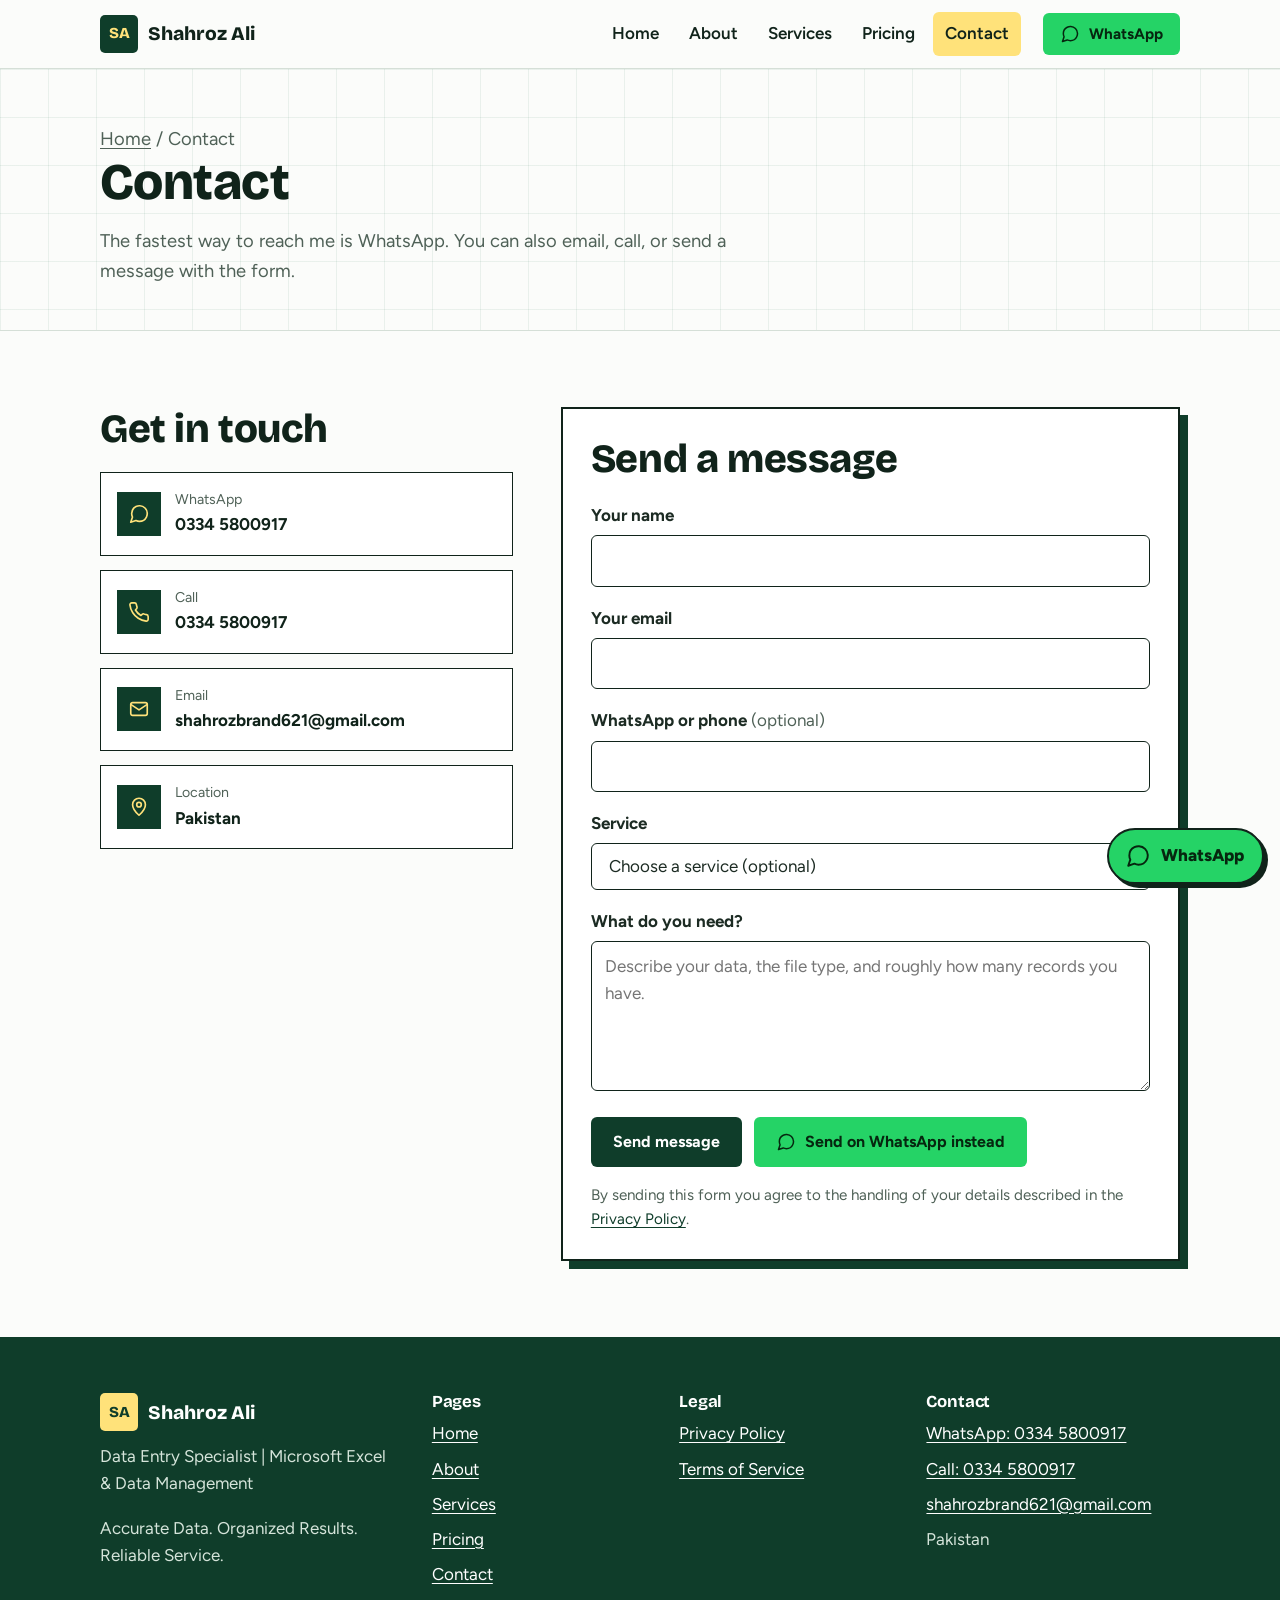
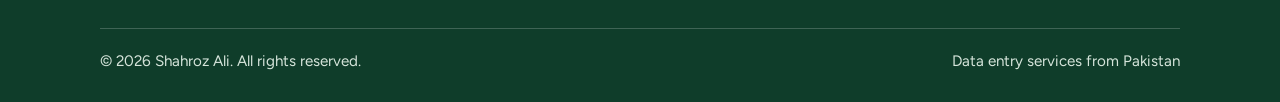
<file: contact.html>
<!DOCTYPE html>
<html lang="en">
<head>
  <meta charset="utf-8">
  <meta name="viewport" content="width=device-width, initial-scale=1">
  <title>Contact Shahroz Ali | Data Entry Services</title>
  <meta name="description" content="Contact Shahroz Ali on WhatsApp 0334 5800917, by email at shahrozbrand621@gmail.com, by phone, or with the contact form.">
  <meta name="author" content="Shahroz Ali">
  <meta name="robots" content="index, follow">
  <meta name="theme-color" content="#0f3d2a">
  <meta property="og:type" content="website">
  <meta property="og:title" content="Contact Shahroz Ali | Data Entry Services">
  <meta property="og:description" content="Contact Shahroz Ali on WhatsApp 0334 5800917, by email at shahrozbrand621@gmail.com, by phone, or with the contact form.">
  <meta property="og:locale" content="en_US">
  <meta name="twitter:card" content="summary">
  <meta name="twitter:title" content="Contact Shahroz Ali | Data Entry Services">
  <meta name="twitter:description" content="Contact Shahroz Ali on WhatsApp 0334 5800917, by email at shahrozbrand621@gmail.com, by phone, or with the contact form.">
  <link rel="icon" href="favicon.svg" type="image/svg+xml">
  <link rel="icon" href="favicon-32.png" sizes="32x32" type="image/png">
  <link rel="icon" href="favicon.ico" sizes="any">
  <link rel="apple-touch-icon" href="apple-touch-icon.png">
  <link rel="preconnect" href="https://fonts.googleapis.com">
  <link rel="preconnect" href="https://fonts.gstatic.com" crossorigin>
  <link href="https://fonts.googleapis.com/css2?family=Bricolage+Grotesque:opsz,wght@12..96,700;12..96,800&family=Figtree:wght@400;600;700;800&display=swap" rel="stylesheet">
  <link rel="stylesheet" href="style.css">
</head>
<body>
<a class="skip-link" href="#main">Skip to content</a>
<header class="site-header">
  <div class="wrap nav-row">
    <a class="brand" href="index.html" aria-label="Shahroz Ali - home"><span class="brand-mark" aria-hidden="true">SA</span><span class="brand-name">Shahroz Ali</span></a>
    <button class="nav-toggle" type="button" aria-expanded="false" aria-controls="site-nav" aria-label="Open menu"><span></span><span></span><span></span></button>
    <nav id="site-nav" class="site-nav" aria-label="Main">
      <ul><li><a href="index.html">Home</a></li><li><a href="about.html">About</a></li><li><a href="services.html">Services</a></li><li><a href="pricing.html">Pricing</a></li><li><a href="contact.html" aria-current="page">Contact</a></li></ul>
      <a class="btn btn-wa btn-sm" href="https://wa.me/923345800917?text=Hello%20Shahroz%2C%20I%20found%20your%20website%20and%20would%20like%20to%20discuss%20a%20data%20entry%20project." target="_blank" rel="noopener noreferrer"><svg class="" viewBox="0 0 24 24" fill="none" stroke="currentColor" stroke-width="1.8" stroke-linecap="round" stroke-linejoin="round" aria-hidden="true" focusable="false" ><path d="M21 11.5a8.38 8.38 0 0 1-.9 3.8 8.5 8.5 0 0 1-7.6 4.7 8.38 8.38 0 0 1-3.8-.9L3 21l1.9-5.7a8.38 8.38 0 0 1-.9-3.8 8.5 8.5 0 0 1 4.7-7.6 8.38 8.38 0 0 1 3.8-.9h.5a8.48 8.48 0 0 1 8 8v.5z"/></svg>WhatsApp</a>
    </nav>
  </div>
</header>
<main id="main">
<section class="page-hero"><div class="wrap">
  <p class="crumbs"><a href="index.html">Home</a> / Contact</p>
  <h1>Contact</h1>
  <p>The fastest way to reach me is WhatsApp. You can also email, call, or send a message with the form.</p>
</div></section>
<section class="section">
  <div class="wrap contact-grid">
    <div>
      <h2>Get in touch</h2>
      <div class="contact-cards">
        <a class="contact-card" href="https://wa.me/923345800917?text=Hello%20Shahroz%2C%20I%20found%20your%20website%20and%20would%20like%20to%20discuss%20a%20data%20entry%20project." target="_blank" rel="noopener noreferrer"><span class="ci"><svg class="" viewBox="0 0 24 24" fill="none" stroke="currentColor" stroke-width="1.8" stroke-linecap="round" stroke-linejoin="round" aria-hidden="true" focusable="false" ><path d="M21 11.5a8.38 8.38 0 0 1-.9 3.8 8.5 8.5 0 0 1-7.6 4.7 8.38 8.38 0 0 1-3.8-.9L3 21l1.9-5.7a8.38 8.38 0 0 1-.9-3.8 8.5 8.5 0 0 1 4.7-7.6 8.38 8.38 0 0 1 3.8-.9h.5a8.48 8.48 0 0 1 8 8v.5z"/></svg></span><span><small>WhatsApp</small><strong>0334 5800917</strong></span></a>
        <a class="contact-card" href="tel:+923345800917"><span class="ci"><svg class="" viewBox="0 0 24 24" fill="none" stroke="currentColor" stroke-width="1.8" stroke-linecap="round" stroke-linejoin="round" aria-hidden="true" focusable="false" ><path d="M22 16.9v3a2 2 0 0 1-2.2 2 19.8 19.8 0 0 1-8.6-3.1 19.5 19.5 0 0 1-6-6A19.8 19.8 0 0 1 2.1 4.2 2 2 0 0 1 4.1 2h3a2 2 0 0 1 2 1.7c.1.9.4 1.8.7 2.7a2 2 0 0 1-.5 2.1L8.1 9.8a16 16 0 0 0 6 6l1.3-1.3a2 2 0 0 1 2.1-.4c.9.3 1.8.6 2.7.7a2 2 0 0 1 1.7 2z"/></svg></span><span><small>Call</small><strong>0334 5800917</strong></span></a>
        <a class="contact-card" href="mailto:shahrozbrand621@gmail.com"><span class="ci"><svg class="" viewBox="0 0 24 24" fill="none" stroke="currentColor" stroke-width="1.8" stroke-linecap="round" stroke-linejoin="round" aria-hidden="true" focusable="false" ><rect x="3" y="5" width="18" height="14" rx="2"/><path d="m3 7 9 6 9-6"/></svg></span><span><small>Email</small><strong>shahrozbrand621@gmail.com</strong></span></a>
        <div class="contact-card"><span class="ci"><svg class="" viewBox="0 0 24 24" fill="none" stroke="currentColor" stroke-width="1.8" stroke-linecap="round" stroke-linejoin="round" aria-hidden="true" focusable="false" ><path d="M12 21s-7-6.2-7-11.5A7 7 0 0 1 19 9.5C19 14.8 12 21 12 21z"/><circle cx="12" cy="9.5" r="2.5"/></svg></span><span><small>Location</small><strong>Pakistan</strong></span></div>
      </div>
    </div>
    <div class="form-card">
      <h2>Send a message</h2>
      <form id="contactForm" action="https://formsubmit.co/shahrozbrand621@gmail.com" method="POST">
        <div class="field"><label for="name">Your name</label><input id="name" name="name" type="text" autocomplete="name" required></div>
        <div class="field"><label for="email">Your email</label><input id="email" name="email" type="email" autocomplete="email" required></div>
        <div class="field"><label for="phone">WhatsApp or phone <span class="hint">(optional)</span></label><input id="phone" name="phone" type="tel" autocomplete="tel"></div>
        <div class="field"><label for="service">Service</label><select id="service" name="service"><option value="">Choose a service (optional)</option><option value="Excel & Spreadsheet Data Entry">Excel & Spreadsheet Data Entry</option><option value="Web Research & Copy-Paste Data Entry">Web Research & Copy-Paste Data Entry</option><option value="PDF to Excel & Word Conversion">PDF to Excel & Word Conversion</option><option value="Image & Scanned Document Typing">Image & Scanned Document Typing</option><option value="Data Cleaning & Duplicate Removal">Data Cleaning & Duplicate Removal</option><option value="Product Listing Data Entry">Product Listing Data Entry</option><option value="Excel Formatting, Formulas & Reports">Excel Formatting, Formulas & Reports</option><option value="Data Organization & Sheet Management">Data Organization & Sheet Management</option><option value="Other / not sure">Other / not sure</option></select></div>
        <div class="field"><label for="message">What do you need?</label><textarea id="message" name="message" required placeholder="Describe your data, the file type, and roughly how many records you have."></textarea></div>
        <div class="hp" aria-hidden="true"><label>Leave this empty<input type="text" name="_honey" tabindex="-1" autocomplete="off"></label></div>
        <input type="hidden" name="_subject" value="New website enquiry">
        <input type="hidden" name="_template" value="table">
        <div class="btn-row">
          <button class="btn btn-dark" id="sendBtn" type="submit">Send message</button>
          <button class="btn btn-wa" id="waFormBtn" type="button"><svg class="" viewBox="0 0 24 24" fill="none" stroke="currentColor" stroke-width="1.8" stroke-linecap="round" stroke-linejoin="round" aria-hidden="true" focusable="false" ><path d="M21 11.5a8.38 8.38 0 0 1-.9 3.8 8.5 8.5 0 0 1-7.6 4.7 8.38 8.38 0 0 1-3.8-.9L3 21l1.9-5.7a8.38 8.38 0 0 1-.9-3.8 8.5 8.5 0 0 1 4.7-7.6 8.38 8.38 0 0 1 3.8-.9h.5a8.48 8.48 0 0 1 8 8v.5z"/></svg>Send on WhatsApp instead</button>
        </div>
        <div id="formStatus" class="form-status" role="status" aria-live="polite"></div>
        <p class="form-note">By sending this form you agree to the handling of your details described in the <a href="privacy-policy.html">Privacy Policy</a>.</p>
      </form>
    </div>
  </div>
</section>
</main>
<footer class="site-footer">
  <div class="wrap">
    <div class="footer-grid">
      <div>
        <a class="brand" href="index.html"><span class="brand-mark" aria-hidden="true">SA</span><span class="brand-name">Shahroz Ali</span></a>
        <p>Data Entry Specialist | Microsoft Excel & Data Management</p>
        <p>Accurate Data. Organized Results. Reliable Service.</p>
      </div>
      <div>
        <h3>Pages</h3>
        <ul><li><a href="index.html">Home</a></li><li><a href="about.html">About</a></li><li><a href="services.html">Services</a></li><li><a href="pricing.html">Pricing</a></li><li><a href="contact.html">Contact</a></li></ul>
      </div>
      <div>
        <h3>Legal</h3>
        <ul><li><a href="privacy-policy.html">Privacy Policy</a></li><li><a href="terms.html">Terms of Service</a></li></ul>
      </div>
      <div>
        <h3>Contact</h3>
        <ul>
          <li><a href="https://wa.me/923345800917?text=Hello%20Shahroz%2C%20I%20found%20your%20website%20and%20would%20like%20to%20discuss%20a%20data%20entry%20project." target="_blank" rel="noopener noreferrer">WhatsApp: 0334 5800917</a></li>
          <li><a href="tel:+923345800917">Call: 0334 5800917</a></li>
          <li><a href="mailto:shahrozbrand621@gmail.com">shahrozbrand621@gmail.com</a></li>
          <li>Pakistan</li>
        </ul>
      </div>
    </div>
    <div class="footer-bottom">
      <span>&copy; <span data-year>2026</span> Shahroz Ali. All rights reserved.</span>
      <span>Data entry services from Pakistan</span>
    </div>
  </div>
</footer>
<a class="wa-float" href="https://wa.me/923345800917?text=Hello%20Shahroz%2C%20I%20found%20your%20website%20and%20would%20like%20to%20discuss%20a%20data%20entry%20project." target="_blank" rel="noopener noreferrer" aria-label="Chat with Shahroz Ali on WhatsApp"><svg class="" viewBox="0 0 24 24" fill="none" stroke="currentColor" stroke-width="1.8" stroke-linecap="round" stroke-linejoin="round" aria-hidden="true" focusable="false" ><path d="M21 11.5a8.38 8.38 0 0 1-.9 3.8 8.5 8.5 0 0 1-7.6 4.7 8.38 8.38 0 0 1-3.8-.9L3 21l1.9-5.7a8.38 8.38 0 0 1-.9-3.8 8.5 8.5 0 0 1 4.7-7.6 8.38 8.38 0 0 1 3.8-.9h.5a8.48 8.48 0 0 1 8 8v.5z"/></svg><span>WhatsApp</span></a>
<script src="config.js"></script>
<script src="main.js"></script>
</body>
</html>
</file>
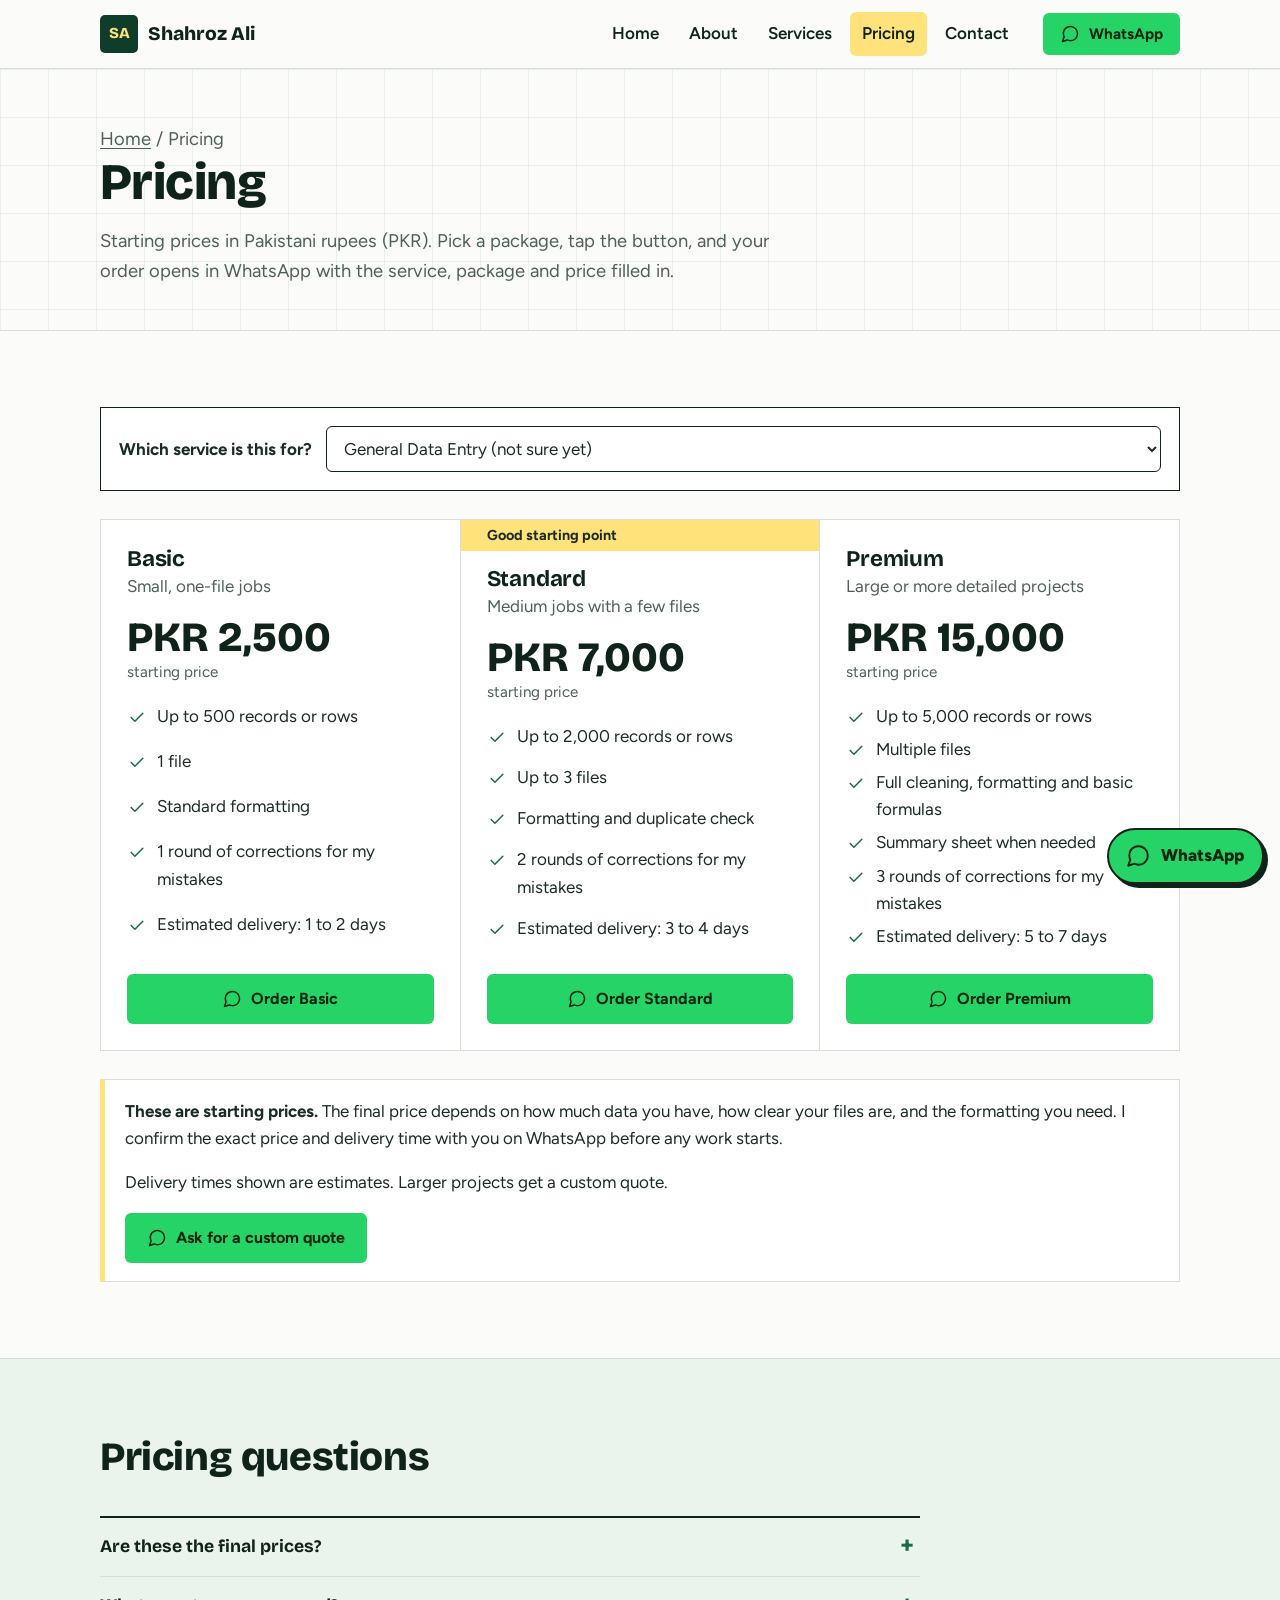
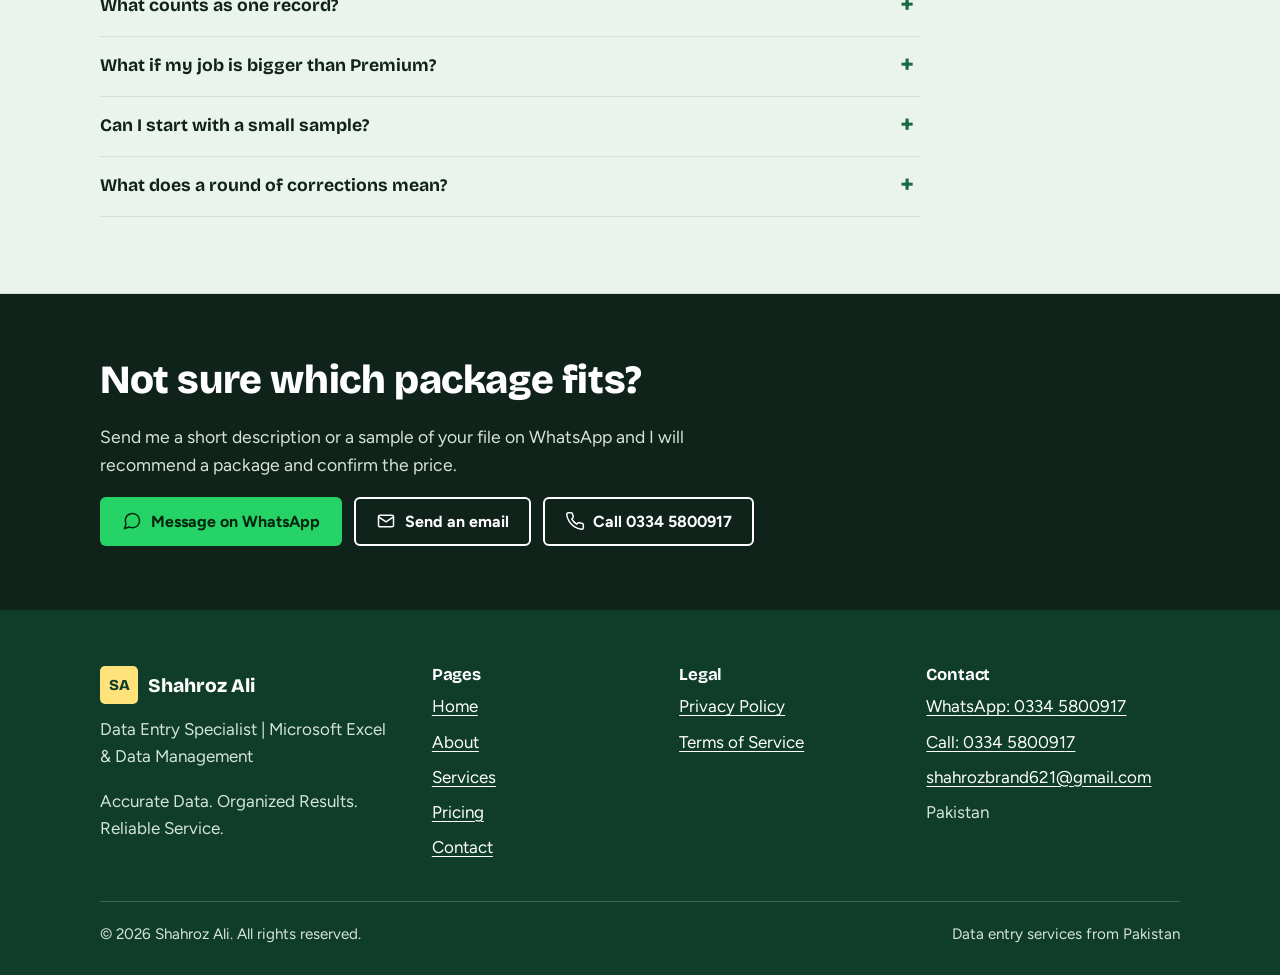
<file: pricing.html>
<!DOCTYPE html>
<html lang="en">
<head>
  <meta charset="utf-8">
  <meta name="viewport" content="width=device-width, initial-scale=1">
  <title>Pricing | Data Entry Packages in PKR | Shahroz Ali</title>
  <meta name="description" content="Basic, Standard and Premium data entry packages starting at PKR 2,500. Order any package on WhatsApp with the service and price pre-filled.">
  <meta name="author" content="Shahroz Ali">
  <meta name="robots" content="index, follow">
  <meta name="theme-color" content="#0f3d2a">
  <meta property="og:type" content="website">
  <meta property="og:title" content="Pricing | Data Entry Packages in PKR | Shahroz Ali">
  <meta property="og:description" content="Basic, Standard and Premium data entry packages starting at PKR 2,500. Order any package on WhatsApp with the service and price pre-filled.">
  <meta property="og:locale" content="en_US">
  <meta name="twitter:card" content="summary">
  <meta name="twitter:title" content="Pricing | Data Entry Packages in PKR | Shahroz Ali">
  <meta name="twitter:description" content="Basic, Standard and Premium data entry packages starting at PKR 2,500. Order any package on WhatsApp with the service and price pre-filled.">
  <link rel="icon" href="favicon.svg" type="image/svg+xml">
  <link rel="icon" href="favicon-32.png" sizes="32x32" type="image/png">
  <link rel="icon" href="favicon.ico" sizes="any">
  <link rel="apple-touch-icon" href="apple-touch-icon.png">
  <link rel="preconnect" href="https://fonts.googleapis.com">
  <link rel="preconnect" href="https://fonts.gstatic.com" crossorigin>
  <link href="https://fonts.googleapis.com/css2?family=Bricolage+Grotesque:opsz,wght@12..96,700;12..96,800&family=Figtree:wght@400;600;700;800&display=swap" rel="stylesheet">
  <link rel="stylesheet" href="style.css">
</head>
<body>
<a class="skip-link" href="#main">Skip to content</a>
<header class="site-header">
  <div class="wrap nav-row">
    <a class="brand" href="index.html" aria-label="Shahroz Ali - home"><span class="brand-mark" aria-hidden="true">SA</span><span class="brand-name">Shahroz Ali</span></a>
    <button class="nav-toggle" type="button" aria-expanded="false" aria-controls="site-nav" aria-label="Open menu"><span></span><span></span><span></span></button>
    <nav id="site-nav" class="site-nav" aria-label="Main">
      <ul><li><a href="index.html">Home</a></li><li><a href="about.html">About</a></li><li><a href="services.html">Services</a></li><li><a href="pricing.html" aria-current="page">Pricing</a></li><li><a href="contact.html">Contact</a></li></ul>
      <a class="btn btn-wa btn-sm" href="https://wa.me/923345800917?text=Hello%20Shahroz%2C%20I%20found%20your%20website%20and%20would%20like%20to%20discuss%20a%20data%20entry%20project." target="_blank" rel="noopener noreferrer"><svg class="" viewBox="0 0 24 24" fill="none" stroke="currentColor" stroke-width="1.8" stroke-linecap="round" stroke-linejoin="round" aria-hidden="true" focusable="false" ><path d="M21 11.5a8.38 8.38 0 0 1-.9 3.8 8.5 8.5 0 0 1-7.6 4.7 8.38 8.38 0 0 1-3.8-.9L3 21l1.9-5.7a8.38 8.38 0 0 1-.9-3.8 8.5 8.5 0 0 1 4.7-7.6 8.38 8.38 0 0 1 3.8-.9h.5a8.48 8.48 0 0 1 8 8v.5z"/></svg>WhatsApp</a>
    </nav>
  </div>
</header>
<main id="main">
<section class="page-hero"><div class="wrap">
  <p class="crumbs"><a href="index.html">Home</a> / Pricing</p>
  <h1>Pricing</h1>
  <p>Starting prices in Pakistani rupees (PKR). Pick a package, tap the button, and your order opens in WhatsApp with the service, package and price filled in.</p>
</div></section>
<section class="section">
  <div class="wrap">
    <div class="picker">
      <label for="serviceChoice">Which service is this for?</label>
      <select id="serviceChoice"><option value="General Data Entry">General Data Entry (not sure yet)</option><option value="Excel & Spreadsheet Data Entry">Excel & Spreadsheet Data Entry</option><option value="Web Research & Copy-Paste Data Entry">Web Research & Copy-Paste Data Entry</option><option value="PDF to Excel & Word Conversion">PDF to Excel & Word Conversion</option><option value="Image & Scanned Document Typing">Image & Scanned Document Typing</option><option value="Data Cleaning & Duplicate Removal">Data Cleaning & Duplicate Removal</option><option value="Product Listing Data Entry">Product Listing Data Entry</option><option value="Excel Formatting, Formulas & Reports">Excel Formatting, Formulas & Reports</option><option value="Data Organization & Sheet Management">Data Organization & Sheet Management</option></select>
    </div>
    <div class="cells cells-3"><article class="cell pkg">
  <h3>Basic</h3><p class="pkg-for">Small, one-file jobs</p>
  <p class="pkg-price">PKR 2,500</p><p class="pkg-note">starting price</p>
  <ul class="ticks"><li><svg class="tick" viewBox="0 0 24 24" fill="none" stroke="currentColor" stroke-width="1.8" stroke-linecap="round" stroke-linejoin="round" aria-hidden="true" focusable="false" stroke-width="2.6"><path d="m5 12.5 4.5 4.5L19 7.5"/></svg><span>Up to 500 records or rows</span></li><li><svg class="tick" viewBox="0 0 24 24" fill="none" stroke="currentColor" stroke-width="1.8" stroke-linecap="round" stroke-linejoin="round" aria-hidden="true" focusable="false" stroke-width="2.6"><path d="m5 12.5 4.5 4.5L19 7.5"/></svg><span>1 file</span></li><li><svg class="tick" viewBox="0 0 24 24" fill="none" stroke="currentColor" stroke-width="1.8" stroke-linecap="round" stroke-linejoin="round" aria-hidden="true" focusable="false" stroke-width="2.6"><path d="m5 12.5 4.5 4.5L19 7.5"/></svg><span>Standard formatting</span></li><li><svg class="tick" viewBox="0 0 24 24" fill="none" stroke="currentColor" stroke-width="1.8" stroke-linecap="round" stroke-linejoin="round" aria-hidden="true" focusable="false" stroke-width="2.6"><path d="m5 12.5 4.5 4.5L19 7.5"/></svg><span>1 round of corrections for my mistakes</span></li><li><svg class="tick" viewBox="0 0 24 24" fill="none" stroke="currentColor" stroke-width="1.8" stroke-linecap="round" stroke-linejoin="round" aria-hidden="true" focusable="false" stroke-width="2.6"><path d="m5 12.5 4.5 4.5L19 7.5"/></svg><span>Estimated delivery: 1 to 2 days</span></li></ul>
  <a class="btn btn-wa btn-block" href="https://wa.me/923345800917?text=Hello%20Shahroz%2C%20I%20would%20like%20to%20place%20an%20order%20from%20your%20website.%0A%0AService%3A%20General%20Data%20Entry%0APackage%3A%20Basic%0APrice%3A%20PKR%202%2C500%0A%0APlease%20confirm%20the%20details%20and%20next%20steps.%20Thank%20you." target="_blank" rel="noopener noreferrer" data-wa-btn data-wa-service="General Data Entry" data-wa-package="Basic" data-wa-price="PKR 2,500" data-pkg-btn><svg class="" viewBox="0 0 24 24" fill="none" stroke="currentColor" stroke-width="1.8" stroke-linecap="round" stroke-linejoin="round" aria-hidden="true" focusable="false" ><path d="M21 11.5a8.38 8.38 0 0 1-.9 3.8 8.5 8.5 0 0 1-7.6 4.7 8.38 8.38 0 0 1-3.8-.9L3 21l1.9-5.7a8.38 8.38 0 0 1-.9-3.8 8.5 8.5 0 0 1 4.7-7.6 8.38 8.38 0 0 1 3.8-.9h.5a8.48 8.48 0 0 1 8 8v.5z"/></svg>Order Basic</a>
</article><article class="cell pkg featured"><div class="pkg-flag">Good starting point</div>
  <h3>Standard</h3><p class="pkg-for">Medium jobs with a few files</p>
  <p class="pkg-price">PKR 7,000</p><p class="pkg-note">starting price</p>
  <ul class="ticks"><li><svg class="tick" viewBox="0 0 24 24" fill="none" stroke="currentColor" stroke-width="1.8" stroke-linecap="round" stroke-linejoin="round" aria-hidden="true" focusable="false" stroke-width="2.6"><path d="m5 12.5 4.5 4.5L19 7.5"/></svg><span>Up to 2,000 records or rows</span></li><li><svg class="tick" viewBox="0 0 24 24" fill="none" stroke="currentColor" stroke-width="1.8" stroke-linecap="round" stroke-linejoin="round" aria-hidden="true" focusable="false" stroke-width="2.6"><path d="m5 12.5 4.5 4.5L19 7.5"/></svg><span>Up to 3 files</span></li><li><svg class="tick" viewBox="0 0 24 24" fill="none" stroke="currentColor" stroke-width="1.8" stroke-linecap="round" stroke-linejoin="round" aria-hidden="true" focusable="false" stroke-width="2.6"><path d="m5 12.5 4.5 4.5L19 7.5"/></svg><span>Formatting and duplicate check</span></li><li><svg class="tick" viewBox="0 0 24 24" fill="none" stroke="currentColor" stroke-width="1.8" stroke-linecap="round" stroke-linejoin="round" aria-hidden="true" focusable="false" stroke-width="2.6"><path d="m5 12.5 4.5 4.5L19 7.5"/></svg><span>2 rounds of corrections for my mistakes</span></li><li><svg class="tick" viewBox="0 0 24 24" fill="none" stroke="currentColor" stroke-width="1.8" stroke-linecap="round" stroke-linejoin="round" aria-hidden="true" focusable="false" stroke-width="2.6"><path d="m5 12.5 4.5 4.5L19 7.5"/></svg><span>Estimated delivery: 3 to 4 days</span></li></ul>
  <a class="btn btn-wa btn-block" href="https://wa.me/923345800917?text=Hello%20Shahroz%2C%20I%20would%20like%20to%20place%20an%20order%20from%20your%20website.%0A%0AService%3A%20General%20Data%20Entry%0APackage%3A%20Standard%0APrice%3A%20PKR%207%2C000%0A%0APlease%20confirm%20the%20details%20and%20next%20steps.%20Thank%20you." target="_blank" rel="noopener noreferrer" data-wa-btn data-wa-service="General Data Entry" data-wa-package="Standard" data-wa-price="PKR 7,000" data-pkg-btn><svg class="" viewBox="0 0 24 24" fill="none" stroke="currentColor" stroke-width="1.8" stroke-linecap="round" stroke-linejoin="round" aria-hidden="true" focusable="false" ><path d="M21 11.5a8.38 8.38 0 0 1-.9 3.8 8.5 8.5 0 0 1-7.6 4.7 8.38 8.38 0 0 1-3.8-.9L3 21l1.9-5.7a8.38 8.38 0 0 1-.9-3.8 8.5 8.5 0 0 1 4.7-7.6 8.38 8.38 0 0 1 3.8-.9h.5a8.48 8.48 0 0 1 8 8v.5z"/></svg>Order Standard</a>
</article><article class="cell pkg">
  <h3>Premium</h3><p class="pkg-for">Large or more detailed projects</p>
  <p class="pkg-price">PKR 15,000</p><p class="pkg-note">starting price</p>
  <ul class="ticks"><li><svg class="tick" viewBox="0 0 24 24" fill="none" stroke="currentColor" stroke-width="1.8" stroke-linecap="round" stroke-linejoin="round" aria-hidden="true" focusable="false" stroke-width="2.6"><path d="m5 12.5 4.5 4.5L19 7.5"/></svg><span>Up to 5,000 records or rows</span></li><li><svg class="tick" viewBox="0 0 24 24" fill="none" stroke="currentColor" stroke-width="1.8" stroke-linecap="round" stroke-linejoin="round" aria-hidden="true" focusable="false" stroke-width="2.6"><path d="m5 12.5 4.5 4.5L19 7.5"/></svg><span>Multiple files</span></li><li><svg class="tick" viewBox="0 0 24 24" fill="none" stroke="currentColor" stroke-width="1.8" stroke-linecap="round" stroke-linejoin="round" aria-hidden="true" focusable="false" stroke-width="2.6"><path d="m5 12.5 4.5 4.5L19 7.5"/></svg><span>Full cleaning, formatting and basic formulas</span></li><li><svg class="tick" viewBox="0 0 24 24" fill="none" stroke="currentColor" stroke-width="1.8" stroke-linecap="round" stroke-linejoin="round" aria-hidden="true" focusable="false" stroke-width="2.6"><path d="m5 12.5 4.5 4.5L19 7.5"/></svg><span>Summary sheet when needed</span></li><li><svg class="tick" viewBox="0 0 24 24" fill="none" stroke="currentColor" stroke-width="1.8" stroke-linecap="round" stroke-linejoin="round" aria-hidden="true" focusable="false" stroke-width="2.6"><path d="m5 12.5 4.5 4.5L19 7.5"/></svg><span>3 rounds of corrections for my mistakes</span></li><li><svg class="tick" viewBox="0 0 24 24" fill="none" stroke="currentColor" stroke-width="1.8" stroke-linecap="round" stroke-linejoin="round" aria-hidden="true" focusable="false" stroke-width="2.6"><path d="m5 12.5 4.5 4.5L19 7.5"/></svg><span>Estimated delivery: 5 to 7 days</span></li></ul>
  <a class="btn btn-wa btn-block" href="https://wa.me/923345800917?text=Hello%20Shahroz%2C%20I%20would%20like%20to%20place%20an%20order%20from%20your%20website.%0A%0AService%3A%20General%20Data%20Entry%0APackage%3A%20Premium%0APrice%3A%20PKR%2015%2C000%0A%0APlease%20confirm%20the%20details%20and%20next%20steps.%20Thank%20you." target="_blank" rel="noopener noreferrer" data-wa-btn data-wa-service="General Data Entry" data-wa-package="Premium" data-wa-price="PKR 15,000" data-pkg-btn><svg class="" viewBox="0 0 24 24" fill="none" stroke="currentColor" stroke-width="1.8" stroke-linecap="round" stroke-linejoin="round" aria-hidden="true" focusable="false" ><path d="M21 11.5a8.38 8.38 0 0 1-.9 3.8 8.5 8.5 0 0 1-7.6 4.7 8.38 8.38 0 0 1-3.8-.9L3 21l1.9-5.7a8.38 8.38 0 0 1-.9-3.8 8.5 8.5 0 0 1 4.7-7.6 8.38 8.38 0 0 1 3.8-.9h.5a8.48 8.48 0 0 1 8 8v.5z"/></svg>Order Premium</a>
</article></div>
    <div class="note-box">
      <p><strong>These are starting prices.</strong> The final price depends on how much data you have, how clear your files are, and the formatting you need. I confirm the exact price and delivery time with you on WhatsApp before any work starts.</p>
      <p>Delivery times shown are estimates. Larger projects get a custom quote.</p>
      <div class="btn-row"><a class="btn btn-wa" href="https://wa.me/923345800917?text=Hello%20Shahroz%2C%20my%20project%20is%20larger%20than%20the%20Premium%20package.%20Here%20are%20the%20details%3A" target="_blank" rel="noopener noreferrer"><svg class="" viewBox="0 0 24 24" fill="none" stroke="currentColor" stroke-width="1.8" stroke-linecap="round" stroke-linejoin="round" aria-hidden="true" focusable="false" ><path d="M21 11.5a8.38 8.38 0 0 1-.9 3.8 8.5 8.5 0 0 1-7.6 4.7 8.38 8.38 0 0 1-3.8-.9L3 21l1.9-5.7a8.38 8.38 0 0 1-.9-3.8 8.5 8.5 0 0 1 4.7-7.6 8.38 8.38 0 0 1 3.8-.9h.5a8.48 8.48 0 0 1 8 8v.5z"/></svg>Ask for a custom quote</a></div>
    </div>
  </div>
</section>

<section class="section section-mint">
  <div class="wrap">
    <div class="section-head"><h2>Pricing questions</h2></div>
    <div class="faq"><details><summary>Are these the final prices?</summary><p>They are starting prices based on the amount of data. Very messy files, handwriting that is hard to read, or special formatting can change the price. I tell you the exact price before starting.</p></details><details><summary>What counts as one record?</summary><p>One record is one row of information, for example one customer, one product or one invoice line. If your file has many columns per row, tell me and I will quote accordingly.</p></details><details><summary>What if my job is bigger than Premium?</summary><p>Send me the details on WhatsApp and I will prepare a custom quote.</p></details><details><summary>Can I start with a small sample?</summary><p>Yes. You can send a small sample first so we can agree on the format, price and delivery time.</p></details><details><summary>What does a round of corrections mean?</summary><p>If I made a mistake in your file, I correct it. Each package includes a number of correction rounds for my mistakes. New requests that change the original job are quoted separately.</p></details></div>
  </div>
</section>
<section class="cta-band">
  <div class="wrap">
    <h2>Not sure which package fits?</h2>
    <p>Send me a short description or a sample of your file on WhatsApp and I will recommend a package and confirm the price.</p>
    <div class="btn-row">
      <a class="btn btn-wa" href="https://wa.me/923345800917?text=Hello%20Shahroz%2C%20I%20found%20your%20website%20and%20would%20like%20to%20discuss%20a%20data%20entry%20project." target="_blank" rel="noopener noreferrer"><svg class="" viewBox="0 0 24 24" fill="none" stroke="currentColor" stroke-width="1.8" stroke-linecap="round" stroke-linejoin="round" aria-hidden="true" focusable="false" ><path d="M21 11.5a8.38 8.38 0 0 1-.9 3.8 8.5 8.5 0 0 1-7.6 4.7 8.38 8.38 0 0 1-3.8-.9L3 21l1.9-5.7a8.38 8.38 0 0 1-.9-3.8 8.5 8.5 0 0 1 4.7-7.6 8.38 8.38 0 0 1 3.8-.9h.5a8.48 8.48 0 0 1 8 8v.5z"/></svg>Message on WhatsApp</a>
      <a class="btn btn-line" href="mailto:shahrozbrand621@gmail.com"><svg class="" viewBox="0 0 24 24" fill="none" stroke="currentColor" stroke-width="1.8" stroke-linecap="round" stroke-linejoin="round" aria-hidden="true" focusable="false" ><rect x="3" y="5" width="18" height="14" rx="2"/><path d="m3 7 9 6 9-6"/></svg>Send an email</a>
      <a class="btn btn-line" href="tel:+923345800917"><svg class="" viewBox="0 0 24 24" fill="none" stroke="currentColor" stroke-width="1.8" stroke-linecap="round" stroke-linejoin="round" aria-hidden="true" focusable="false" ><path d="M22 16.9v3a2 2 0 0 1-2.2 2 19.8 19.8 0 0 1-8.6-3.1 19.5 19.5 0 0 1-6-6A19.8 19.8 0 0 1 2.1 4.2 2 2 0 0 1 4.1 2h3a2 2 0 0 1 2 1.7c.1.9.4 1.8.7 2.7a2 2 0 0 1-.5 2.1L8.1 9.8a16 16 0 0 0 6 6l1.3-1.3a2 2 0 0 1 2.1-.4c.9.3 1.8.6 2.7.7a2 2 0 0 1 1.7 2z"/></svg>Call 0334 5800917</a>
    </div>
  </div>
</section>
</main>
<footer class="site-footer">
  <div class="wrap">
    <div class="footer-grid">
      <div>
        <a class="brand" href="index.html"><span class="brand-mark" aria-hidden="true">SA</span><span class="brand-name">Shahroz Ali</span></a>
        <p>Data Entry Specialist | Microsoft Excel & Data Management</p>
        <p>Accurate Data. Organized Results. Reliable Service.</p>
      </div>
      <div>
        <h3>Pages</h3>
        <ul><li><a href="index.html">Home</a></li><li><a href="about.html">About</a></li><li><a href="services.html">Services</a></li><li><a href="pricing.html">Pricing</a></li><li><a href="contact.html">Contact</a></li></ul>
      </div>
      <div>
        <h3>Legal</h3>
        <ul><li><a href="privacy-policy.html">Privacy Policy</a></li><li><a href="terms.html">Terms of Service</a></li></ul>
      </div>
      <div>
        <h3>Contact</h3>
        <ul>
          <li><a href="https://wa.me/923345800917?text=Hello%20Shahroz%2C%20I%20found%20your%20website%20and%20would%20like%20to%20discuss%20a%20data%20entry%20project." target="_blank" rel="noopener noreferrer">WhatsApp: 0334 5800917</a></li>
          <li><a href="tel:+923345800917">Call: 0334 5800917</a></li>
          <li><a href="mailto:shahrozbrand621@gmail.com">shahrozbrand621@gmail.com</a></li>
          <li>Pakistan</li>
        </ul>
      </div>
    </div>
    <div class="footer-bottom">
      <span>&copy; <span data-year>2026</span> Shahroz Ali. All rights reserved.</span>
      <span>Data entry services from Pakistan</span>
    </div>
  </div>
</footer>
<a class="wa-float" href="https://wa.me/923345800917?text=Hello%20Shahroz%2C%20I%20found%20your%20website%20and%20would%20like%20to%20discuss%20a%20data%20entry%20project." target="_blank" rel="noopener noreferrer" aria-label="Chat with Shahroz Ali on WhatsApp"><svg class="" viewBox="0 0 24 24" fill="none" stroke="currentColor" stroke-width="1.8" stroke-linecap="round" stroke-linejoin="round" aria-hidden="true" focusable="false" ><path d="M21 11.5a8.38 8.38 0 0 1-.9 3.8 8.5 8.5 0 0 1-7.6 4.7 8.38 8.38 0 0 1-3.8-.9L3 21l1.9-5.7a8.38 8.38 0 0 1-.9-3.8 8.5 8.5 0 0 1 4.7-7.6 8.38 8.38 0 0 1 3.8-.9h.5a8.48 8.48 0 0 1 8 8v.5z"/></svg><span>WhatsApp</span></a>
<script src="config.js"></script>
<script src="main.js"></script>
</body>
</html>
</file>
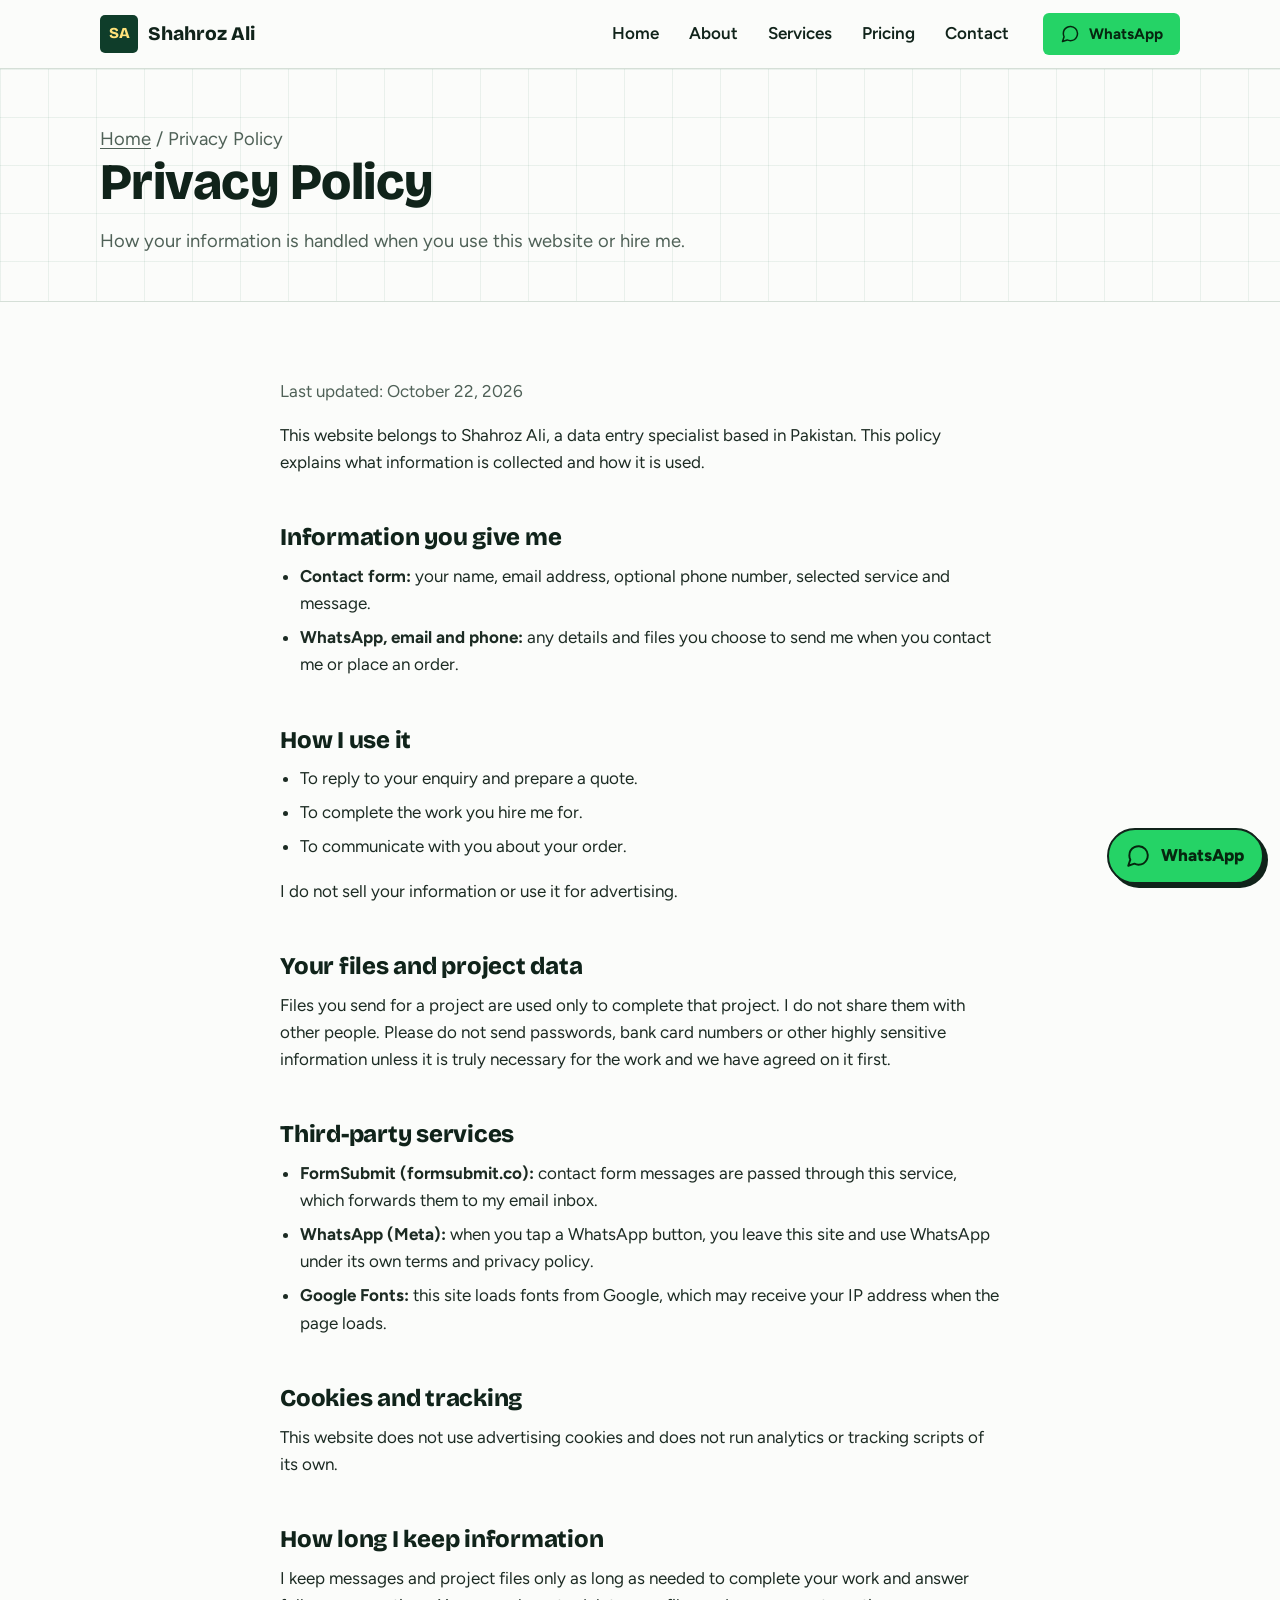
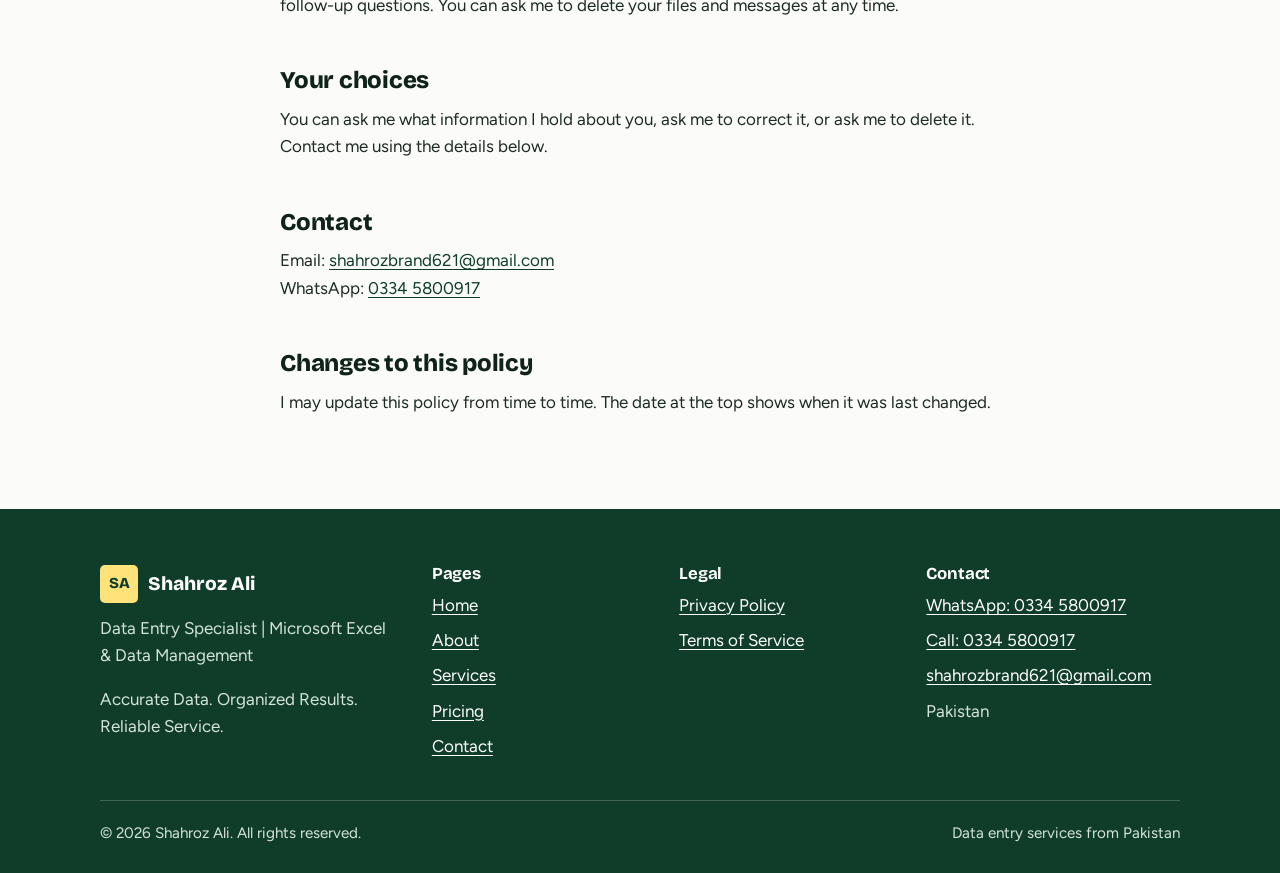
<file: privacy-policy.html>
<!DOCTYPE html>
<html lang="en">
<head>
  <meta charset="utf-8">
  <meta name="viewport" content="width=device-width, initial-scale=1">
  <title>Privacy Policy | Shahroz Ali</title>
  <meta name="description" content="How Shahroz Ali handles your information when you use this website or order data entry services.">
  <meta name="author" content="Shahroz Ali">
  <meta name="robots" content="index, follow">
  <meta name="theme-color" content="#0f3d2a">
  <meta property="og:type" content="website">
  <meta property="og:title" content="Privacy Policy | Shahroz Ali">
  <meta property="og:description" content="How Shahroz Ali handles your information when you use this website or order data entry services.">
  <meta property="og:locale" content="en_US">
  <meta name="twitter:card" content="summary">
  <meta name="twitter:title" content="Privacy Policy | Shahroz Ali">
  <meta name="twitter:description" content="How Shahroz Ali handles your information when you use this website or order data entry services.">
  <link rel="icon" href="favicon.svg" type="image/svg+xml">
  <link rel="icon" href="favicon-32.png" sizes="32x32" type="image/png">
  <link rel="icon" href="favicon.ico" sizes="any">
  <link rel="apple-touch-icon" href="apple-touch-icon.png">
  <link rel="preconnect" href="https://fonts.googleapis.com">
  <link rel="preconnect" href="https://fonts.gstatic.com" crossorigin>
  <link href="https://fonts.googleapis.com/css2?family=Bricolage+Grotesque:opsz,wght@12..96,700;12..96,800&family=Figtree:wght@400;600;700;800&display=swap" rel="stylesheet">
  <link rel="stylesheet" href="style.css">
</head>
<body>
<a class="skip-link" href="#main">Skip to content</a>
<header class="site-header">
  <div class="wrap nav-row">
    <a class="brand" href="index.html" aria-label="Shahroz Ali - home"><span class="brand-mark" aria-hidden="true">SA</span><span class="brand-name">Shahroz Ali</span></a>
    <button class="nav-toggle" type="button" aria-expanded="false" aria-controls="site-nav" aria-label="Open menu"><span></span><span></span><span></span></button>
    <nav id="site-nav" class="site-nav" aria-label="Main">
      <ul><li><a href="index.html">Home</a></li><li><a href="about.html">About</a></li><li><a href="services.html">Services</a></li><li><a href="pricing.html">Pricing</a></li><li><a href="contact.html">Contact</a></li></ul>
      <a class="btn btn-wa btn-sm" href="https://wa.me/923345800917?text=Hello%20Shahroz%2C%20I%20found%20your%20website%20and%20would%20like%20to%20discuss%20a%20data%20entry%20project." target="_blank" rel="noopener noreferrer"><svg class="" viewBox="0 0 24 24" fill="none" stroke="currentColor" stroke-width="1.8" stroke-linecap="round" stroke-linejoin="round" aria-hidden="true" focusable="false" ><path d="M21 11.5a8.38 8.38 0 0 1-.9 3.8 8.5 8.5 0 0 1-7.6 4.7 8.38 8.38 0 0 1-3.8-.9L3 21l1.9-5.7a8.38 8.38 0 0 1-.9-3.8 8.5 8.5 0 0 1 4.7-7.6 8.38 8.38 0 0 1 3.8-.9h.5a8.48 8.48 0 0 1 8 8v.5z"/></svg>WhatsApp</a>
    </nav>
  </div>
</header>
<main id="main">
<section class="page-hero"><div class="wrap">
  <p class="crumbs"><a href="index.html">Home</a> / Privacy Policy</p>
  <h1>Privacy Policy</h1>
  <p>How your information is handled when you use this website or hire me.</p>
</div></section>
<section class="section"><div class="wrap legal">
<p class="updated">Last updated: October 22, 2026</p>
<p>This website belongs to Shahroz Ali, a data entry specialist based in Pakistan. This policy explains what information is collected and how it is used.</p>

<h2>Information you give me</h2>
<ul>
<li><strong>Contact form:</strong> your name, email address, optional phone number, selected service and message.</li>
<li><strong>WhatsApp, email and phone:</strong> any details and files you choose to send me when you contact me or place an order.</li>
</ul>

<h2>How I use it</h2>
<ul>
<li>To reply to your enquiry and prepare a quote.</li>
<li>To complete the work you hire me for.</li>
<li>To communicate with you about your order.</li>
</ul>
<p>I do not sell your information or use it for advertising.</p>

<h2>Your files and project data</h2>
<p>Files you send for a project are used only to complete that project. I do not share them with other people. Please do not send passwords, bank card numbers or other highly sensitive information unless it is truly necessary for the work and we have agreed on it first.</p>

<h2>Third-party services</h2>
<ul>
<li><strong>FormSubmit (formsubmit.co):</strong> contact form messages are passed through this service, which forwards them to my email inbox.</li>
<li><strong>WhatsApp (Meta):</strong> when you tap a WhatsApp button, you leave this site and use WhatsApp under its own terms and privacy policy.</li>
<li><strong>Google Fonts:</strong> this site loads fonts from Google, which may receive your IP address when the page loads.</li>
</ul>

<h2>Cookies and tracking</h2>
<p>This website does not use advertising cookies and does not run analytics or tracking scripts of its own.</p>

<h2>How long I keep information</h2>
<p>I keep messages and project files only as long as needed to complete your work and answer follow-up questions. You can ask me to delete your files and messages at any time.</p>

<h2>Your choices</h2>
<p>You can ask me what information I hold about you, ask me to correct it, or ask me to delete it. Contact me using the details below.</p>

<h2>Contact</h2>
<p>Email: <a href="mailto:shahrozbrand621@gmail.com">shahrozbrand621@gmail.com</a><br>WhatsApp: <a href="https://wa.me/923345800917?text=Hello%20Shahroz%2C%20I%20found%20your%20website%20and%20would%20like%20to%20discuss%20a%20data%20entry%20project." target="_blank" rel="noopener noreferrer">0334 5800917</a></p>

<h2>Changes to this policy</h2>
<p>I may update this policy from time to time. The date at the top shows when it was last changed.</p>
</div></section>
</main>
<footer class="site-footer">
  <div class="wrap">
    <div class="footer-grid">
      <div>
        <a class="brand" href="index.html"><span class="brand-mark" aria-hidden="true">SA</span><span class="brand-name">Shahroz Ali</span></a>
        <p>Data Entry Specialist | Microsoft Excel & Data Management</p>
        <p>Accurate Data. Organized Results. Reliable Service.</p>
      </div>
      <div>
        <h3>Pages</h3>
        <ul><li><a href="index.html">Home</a></li><li><a href="about.html">About</a></li><li><a href="services.html">Services</a></li><li><a href="pricing.html">Pricing</a></li><li><a href="contact.html">Contact</a></li></ul>
      </div>
      <div>
        <h3>Legal</h3>
        <ul><li><a href="privacy-policy.html">Privacy Policy</a></li><li><a href="terms.html">Terms of Service</a></li></ul>
      </div>
      <div>
        <h3>Contact</h3>
        <ul>
          <li><a href="https://wa.me/923345800917?text=Hello%20Shahroz%2C%20I%20found%20your%20website%20and%20would%20like%20to%20discuss%20a%20data%20entry%20project." target="_blank" rel="noopener noreferrer">WhatsApp: 0334 5800917</a></li>
          <li><a href="tel:+923345800917">Call: 0334 5800917</a></li>
          <li><a href="mailto:shahrozbrand621@gmail.com">shahrozbrand621@gmail.com</a></li>
          <li>Pakistan</li>
        </ul>
      </div>
    </div>
    <div class="footer-bottom">
      <span>&copy; <span data-year>2026</span> Shahroz Ali. All rights reserved.</span>
      <span>Data entry services from Pakistan</span>
    </div>
  </div>
</footer>
<a class="wa-float" href="https://wa.me/923345800917?text=Hello%20Shahroz%2C%20I%20found%20your%20website%20and%20would%20like%20to%20discuss%20a%20data%20entry%20project." target="_blank" rel="noopener noreferrer" aria-label="Chat with Shahroz Ali on WhatsApp"><svg class="" viewBox="0 0 24 24" fill="none" stroke="currentColor" stroke-width="1.8" stroke-linecap="round" stroke-linejoin="round" aria-hidden="true" focusable="false" ><path d="M21 11.5a8.38 8.38 0 0 1-.9 3.8 8.5 8.5 0 0 1-7.6 4.7 8.38 8.38 0 0 1-3.8-.9L3 21l1.9-5.7a8.38 8.38 0 0 1-.9-3.8 8.5 8.5 0 0 1 4.7-7.6 8.38 8.38 0 0 1 3.8-.9h.5a8.48 8.48 0 0 1 8 8v.5z"/></svg><span>WhatsApp</span></a>
<script src="config.js"></script>
<script src="main.js"></script>
</body>
</html>
</file>
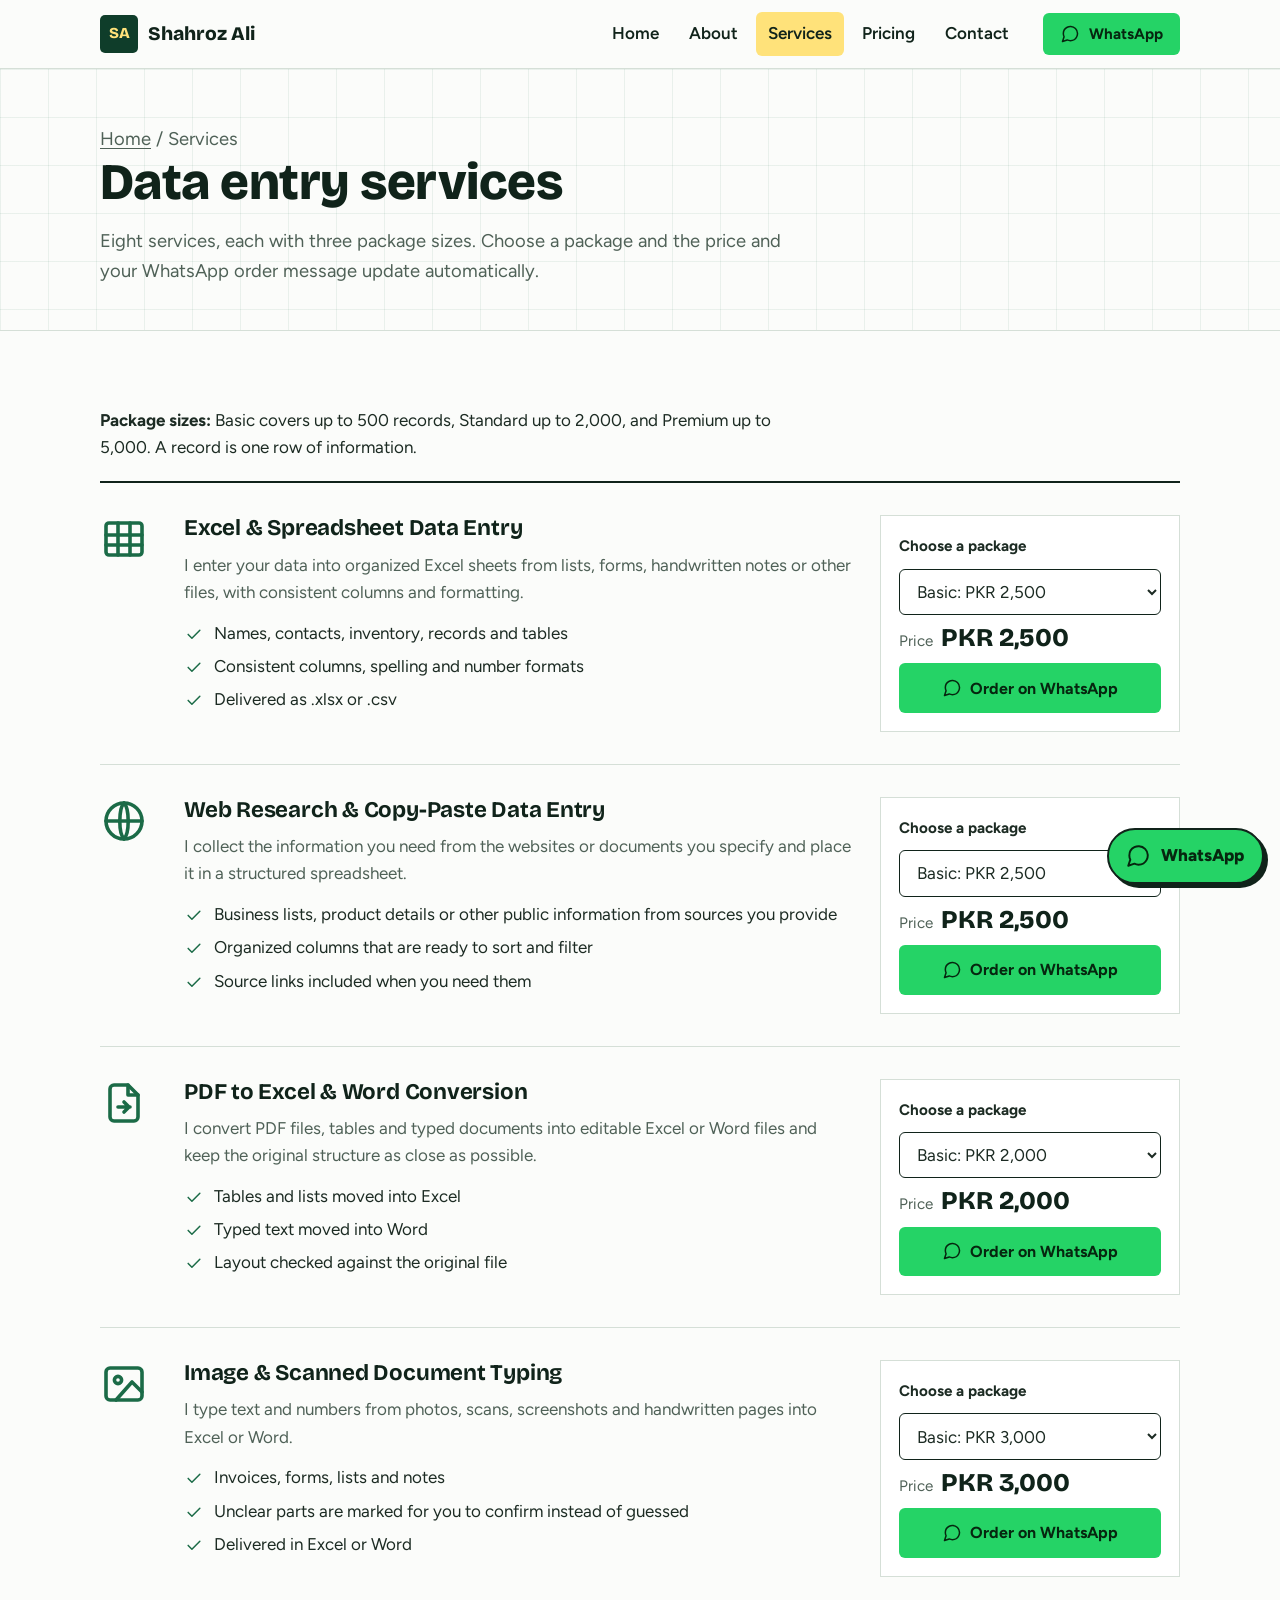
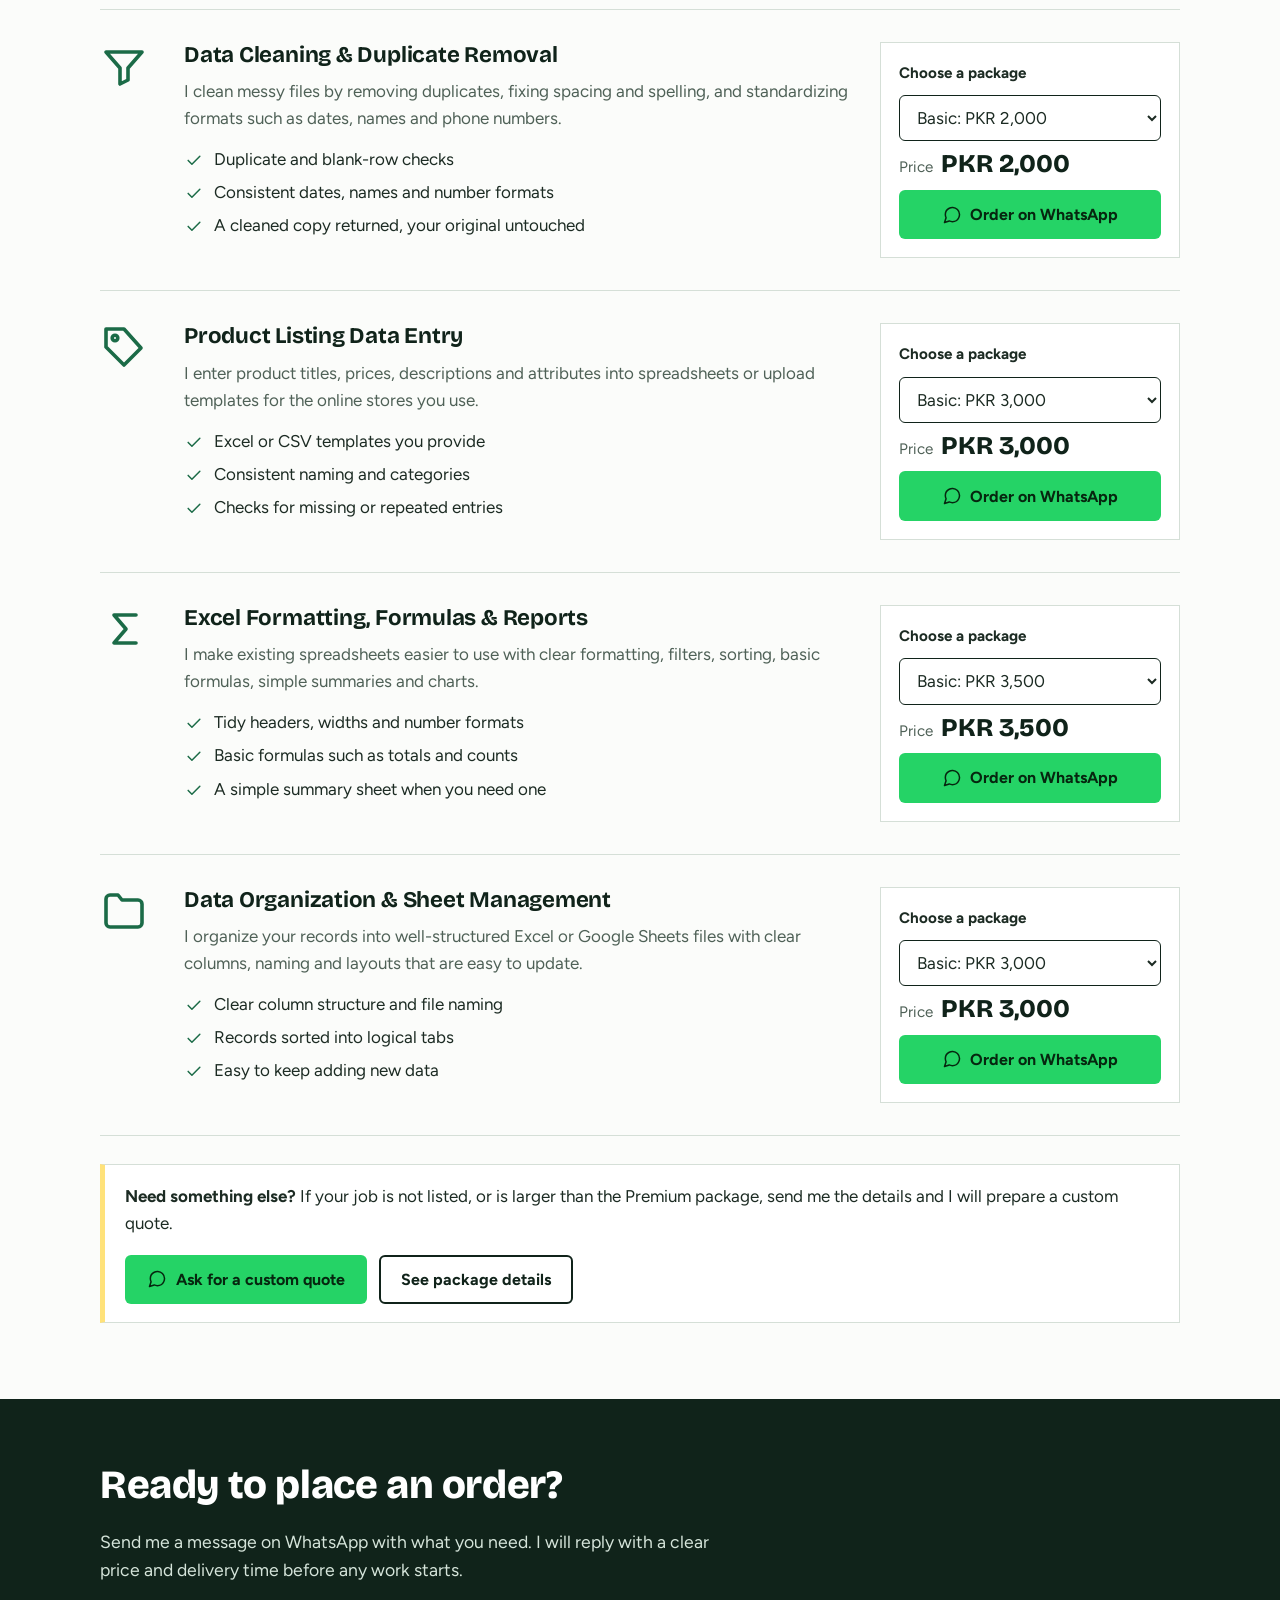
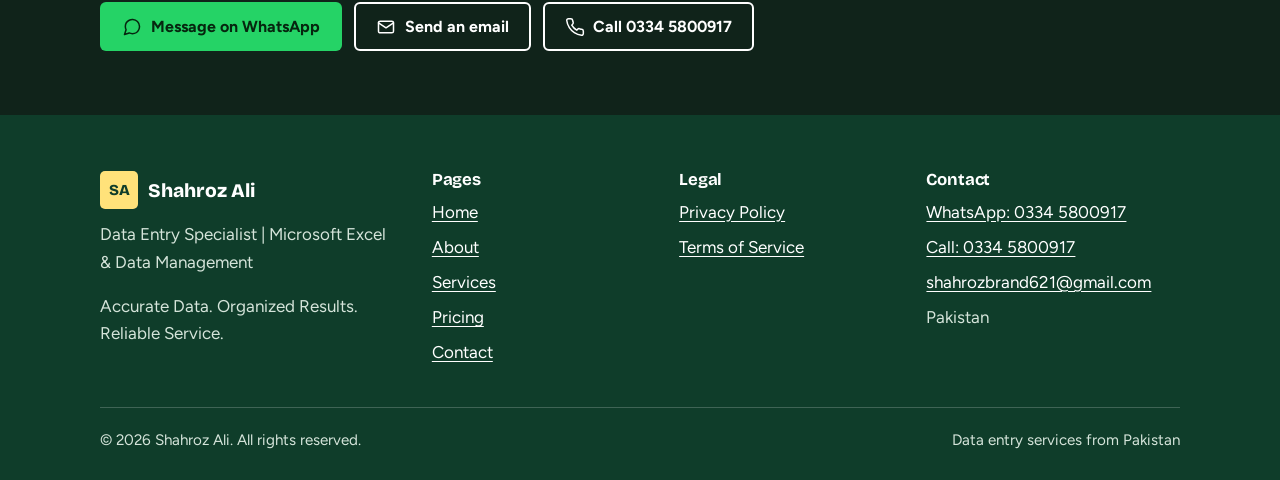
<file: services.html>
<!DOCTYPE html>
<html lang="en">
<head>
  <meta charset="utf-8">
  <meta name="viewport" content="width=device-width, initial-scale=1">
  <title>Data Entry Services | Shahroz Ali</title>
  <meta name="description" content="Excel data entry, PDF to Excel conversion, scanned document typing, data cleaning, product listing entry and more. Starting prices in PKR with WhatsApp ordering.">
  <meta name="author" content="Shahroz Ali">
  <meta name="robots" content="index, follow">
  <meta name="theme-color" content="#0f3d2a">
  <meta property="og:type" content="website">
  <meta property="og:title" content="Data Entry Services | Shahroz Ali">
  <meta property="og:description" content="Excel data entry, PDF to Excel conversion, scanned document typing, data cleaning, product listing entry and more. Starting prices in PKR with WhatsApp ordering.">
  <meta property="og:locale" content="en_US">
  <meta name="twitter:card" content="summary">
  <meta name="twitter:title" content="Data Entry Services | Shahroz Ali">
  <meta name="twitter:description" content="Excel data entry, PDF to Excel conversion, scanned document typing, data cleaning, product listing entry and more. Starting prices in PKR with WhatsApp ordering.">
  <link rel="icon" href="favicon.svg" type="image/svg+xml">
  <link rel="icon" href="favicon-32.png" sizes="32x32" type="image/png">
  <link rel="icon" href="favicon.ico" sizes="any">
  <link rel="apple-touch-icon" href="apple-touch-icon.png">
  <link rel="preconnect" href="https://fonts.googleapis.com">
  <link rel="preconnect" href="https://fonts.gstatic.com" crossorigin>
  <link href="https://fonts.googleapis.com/css2?family=Bricolage+Grotesque:opsz,wght@12..96,700;12..96,800&family=Figtree:wght@400;600;700;800&display=swap" rel="stylesheet">
  <link rel="stylesheet" href="style.css">
</head>
<body>
<a class="skip-link" href="#main">Skip to content</a>
<header class="site-header">
  <div class="wrap nav-row">
    <a class="brand" href="index.html" aria-label="Shahroz Ali - home"><span class="brand-mark" aria-hidden="true">SA</span><span class="brand-name">Shahroz Ali</span></a>
    <button class="nav-toggle" type="button" aria-expanded="false" aria-controls="site-nav" aria-label="Open menu"><span></span><span></span><span></span></button>
    <nav id="site-nav" class="site-nav" aria-label="Main">
      <ul><li><a href="index.html">Home</a></li><li><a href="about.html">About</a></li><li><a href="services.html" aria-current="page">Services</a></li><li><a href="pricing.html">Pricing</a></li><li><a href="contact.html">Contact</a></li></ul>
      <a class="btn btn-wa btn-sm" href="https://wa.me/923345800917?text=Hello%20Shahroz%2C%20I%20found%20your%20website%20and%20would%20like%20to%20discuss%20a%20data%20entry%20project." target="_blank" rel="noopener noreferrer"><svg class="" viewBox="0 0 24 24" fill="none" stroke="currentColor" stroke-width="1.8" stroke-linecap="round" stroke-linejoin="round" aria-hidden="true" focusable="false" ><path d="M21 11.5a8.38 8.38 0 0 1-.9 3.8 8.5 8.5 0 0 1-7.6 4.7 8.38 8.38 0 0 1-3.8-.9L3 21l1.9-5.7a8.38 8.38 0 0 1-.9-3.8 8.5 8.5 0 0 1 4.7-7.6 8.38 8.38 0 0 1 3.8-.9h.5a8.48 8.48 0 0 1 8 8v.5z"/></svg>WhatsApp</a>
    </nav>
  </div>
</header>
<main id="main">
<section class="page-hero"><div class="wrap">
  <p class="crumbs"><a href="index.html">Home</a> / Services</p>
  <h1>Data entry services</h1>
  <p>Eight services, each with three package sizes. Choose a package and the price and your WhatsApp order message update automatically.</p>
</div></section>
<section class="section">
  <div class="wrap">
    <p class="section-head" style="margin-bottom:20px"><strong>Package sizes:</strong> Basic covers up to 500 records, Standard up to 2,000, and Premium up to 5,000. A record is one row of information.</p>
    <div class="svc-list"><article class="svc-row" id="excel">
  <div class="svc-icon"><svg class="" viewBox="0 0 24 24" fill="none" stroke="currentColor" stroke-width="1.8" stroke-linecap="round" stroke-linejoin="round" aria-hidden="true" focusable="false" ><rect x="3" y="4" width="18" height="16" rx="1.5"/><path d="M3 10h18M3 15h18M9 4v16M15 4v16"/></svg></div>
  <div class="svc-body">
    <h3>Excel & Spreadsheet Data Entry</h3>
    <p>I enter your data into organized Excel sheets from lists, forms, handwritten notes or other files, with consistent columns and formatting.</p>
    <ul class="ticks"><li><svg class="tick" viewBox="0 0 24 24" fill="none" stroke="currentColor" stroke-width="1.8" stroke-linecap="round" stroke-linejoin="round" aria-hidden="true" focusable="false" stroke-width="2.6"><path d="m5 12.5 4.5 4.5L19 7.5"/></svg><span>Names, contacts, inventory, records and tables</span></li><li><svg class="tick" viewBox="0 0 24 24" fill="none" stroke="currentColor" stroke-width="1.8" stroke-linecap="round" stroke-linejoin="round" aria-hidden="true" focusable="false" stroke-width="2.6"><path d="m5 12.5 4.5 4.5L19 7.5"/></svg><span>Consistent columns, spelling and number formats</span></li><li><svg class="tick" viewBox="0 0 24 24" fill="none" stroke="currentColor" stroke-width="1.8" stroke-linecap="round" stroke-linejoin="round" aria-hidden="true" focusable="false" stroke-width="2.6"><path d="m5 12.5 4.5 4.5L19 7.5"/></svg><span>Delivered as .xlsx or .csv</span></li></ul>
  </div>
  <div class="svc-buy">
    <label class="svc-label" for="pkg-excel">Choose a package</label>
    <select class="pkg-select" id="pkg-excel"><option value="Basic" data-price="PKR 2,500">Basic: PKR 2,500</option><option value="Standard" data-price="PKR 7,000">Standard: PKR 7,000</option><option value="Premium" data-price="PKR 15,000">Premium: PKR 15,000</option></select>
    <p class="svc-price"><span>Price</span><strong data-price-out>PKR 2,500</strong></p>
    <a class="btn btn-wa" href="https://wa.me/923345800917?text=Hello%20Shahroz%2C%20I%20would%20like%20to%20place%20an%20order%20from%20your%20website.%0A%0AService%3A%20Excel%20%26%20Spreadsheet%20Data%20Entry%0APackage%3A%20Basic%0APrice%3A%20PKR%202%2C500%0A%0APlease%20confirm%20the%20details%20and%20next%20steps.%20Thank%20you." target="_blank" rel="noopener noreferrer" data-wa-btn data-wa-service="Excel &amp; Spreadsheet Data Entry" data-wa-package="Basic" data-wa-price="PKR 2,500" ><svg class="" viewBox="0 0 24 24" fill="none" stroke="currentColor" stroke-width="1.8" stroke-linecap="round" stroke-linejoin="round" aria-hidden="true" focusable="false" ><path d="M21 11.5a8.38 8.38 0 0 1-.9 3.8 8.5 8.5 0 0 1-7.6 4.7 8.38 8.38 0 0 1-3.8-.9L3 21l1.9-5.7a8.38 8.38 0 0 1-.9-3.8 8.5 8.5 0 0 1 4.7-7.6 8.38 8.38 0 0 1 3.8-.9h.5a8.48 8.48 0 0 1 8 8v.5z"/></svg>Order on WhatsApp</a>
  </div>
</article><article class="svc-row" id="web">
  <div class="svc-icon"><svg class="" viewBox="0 0 24 24" fill="none" stroke="currentColor" stroke-width="1.8" stroke-linecap="round" stroke-linejoin="round" aria-hidden="true" focusable="false" ><circle cx="12" cy="12" r="9"/><path d="M3 12h18M12 3c2.8 3 2.8 15 0 18M12 3c-2.8 3-2.8 15 0 18"/></svg></div>
  <div class="svc-body">
    <h3>Web Research & Copy-Paste Data Entry</h3>
    <p>I collect the information you need from the websites or documents you specify and place it in a structured spreadsheet.</p>
    <ul class="ticks"><li><svg class="tick" viewBox="0 0 24 24" fill="none" stroke="currentColor" stroke-width="1.8" stroke-linecap="round" stroke-linejoin="round" aria-hidden="true" focusable="false" stroke-width="2.6"><path d="m5 12.5 4.5 4.5L19 7.5"/></svg><span>Business lists, product details or other public information from sources you provide</span></li><li><svg class="tick" viewBox="0 0 24 24" fill="none" stroke="currentColor" stroke-width="1.8" stroke-linecap="round" stroke-linejoin="round" aria-hidden="true" focusable="false" stroke-width="2.6"><path d="m5 12.5 4.5 4.5L19 7.5"/></svg><span>Organized columns that are ready to sort and filter</span></li><li><svg class="tick" viewBox="0 0 24 24" fill="none" stroke="currentColor" stroke-width="1.8" stroke-linecap="round" stroke-linejoin="round" aria-hidden="true" focusable="false" stroke-width="2.6"><path d="m5 12.5 4.5 4.5L19 7.5"/></svg><span>Source links included when you need them</span></li></ul>
  </div>
  <div class="svc-buy">
    <label class="svc-label" for="pkg-web">Choose a package</label>
    <select class="pkg-select" id="pkg-web"><option value="Basic" data-price="PKR 2,500">Basic: PKR 2,500</option><option value="Standard" data-price="PKR 7,000">Standard: PKR 7,000</option><option value="Premium" data-price="PKR 15,000">Premium: PKR 15,000</option></select>
    <p class="svc-price"><span>Price</span><strong data-price-out>PKR 2,500</strong></p>
    <a class="btn btn-wa" href="https://wa.me/923345800917?text=Hello%20Shahroz%2C%20I%20would%20like%20to%20place%20an%20order%20from%20your%20website.%0A%0AService%3A%20Web%20Research%20%26%20Copy-Paste%20Data%20Entry%0APackage%3A%20Basic%0APrice%3A%20PKR%202%2C500%0A%0APlease%20confirm%20the%20details%20and%20next%20steps.%20Thank%20you." target="_blank" rel="noopener noreferrer" data-wa-btn data-wa-service="Web Research &amp; Copy-Paste Data Entry" data-wa-package="Basic" data-wa-price="PKR 2,500" ><svg class="" viewBox="0 0 24 24" fill="none" stroke="currentColor" stroke-width="1.8" stroke-linecap="round" stroke-linejoin="round" aria-hidden="true" focusable="false" ><path d="M21 11.5a8.38 8.38 0 0 1-.9 3.8 8.5 8.5 0 0 1-7.6 4.7 8.38 8.38 0 0 1-3.8-.9L3 21l1.9-5.7a8.38 8.38 0 0 1-.9-3.8 8.5 8.5 0 0 1 4.7-7.6 8.38 8.38 0 0 1 3.8-.9h.5a8.48 8.48 0 0 1 8 8v.5z"/></svg>Order on WhatsApp</a>
  </div>
</article><article class="svc-row" id="pdf">
  <div class="svc-icon"><svg class="" viewBox="0 0 24 24" fill="none" stroke="currentColor" stroke-width="1.8" stroke-linecap="round" stroke-linejoin="round" aria-hidden="true" focusable="false" ><path d="M14 3H7a2 2 0 0 0-2 2v14a2 2 0 0 0 2 2h10a2 2 0 0 0 2-2V8z"/><path d="M14 3v5h5M9 14h6M12 11.5 14.5 14 12 16.5"/></svg></div>
  <div class="svc-body">
    <h3>PDF to Excel & Word Conversion</h3>
    <p>I convert PDF files, tables and typed documents into editable Excel or Word files and keep the original structure as close as possible.</p>
    <ul class="ticks"><li><svg class="tick" viewBox="0 0 24 24" fill="none" stroke="currentColor" stroke-width="1.8" stroke-linecap="round" stroke-linejoin="round" aria-hidden="true" focusable="false" stroke-width="2.6"><path d="m5 12.5 4.5 4.5L19 7.5"/></svg><span>Tables and lists moved into Excel</span></li><li><svg class="tick" viewBox="0 0 24 24" fill="none" stroke="currentColor" stroke-width="1.8" stroke-linecap="round" stroke-linejoin="round" aria-hidden="true" focusable="false" stroke-width="2.6"><path d="m5 12.5 4.5 4.5L19 7.5"/></svg><span>Typed text moved into Word</span></li><li><svg class="tick" viewBox="0 0 24 24" fill="none" stroke="currentColor" stroke-width="1.8" stroke-linecap="round" stroke-linejoin="round" aria-hidden="true" focusable="false" stroke-width="2.6"><path d="m5 12.5 4.5 4.5L19 7.5"/></svg><span>Layout checked against the original file</span></li></ul>
  </div>
  <div class="svc-buy">
    <label class="svc-label" for="pkg-pdf">Choose a package</label>
    <select class="pkg-select" id="pkg-pdf"><option value="Basic" data-price="PKR 2,000">Basic: PKR 2,000</option><option value="Standard" data-price="PKR 6,000">Standard: PKR 6,000</option><option value="Premium" data-price="PKR 12,000">Premium: PKR 12,000</option></select>
    <p class="svc-price"><span>Price</span><strong data-price-out>PKR 2,000</strong></p>
    <a class="btn btn-wa" href="https://wa.me/923345800917?text=Hello%20Shahroz%2C%20I%20would%20like%20to%20place%20an%20order%20from%20your%20website.%0A%0AService%3A%20PDF%20to%20Excel%20%26%20Word%20Conversion%0APackage%3A%20Basic%0APrice%3A%20PKR%202%2C000%0A%0APlease%20confirm%20the%20details%20and%20next%20steps.%20Thank%20you." target="_blank" rel="noopener noreferrer" data-wa-btn data-wa-service="PDF to Excel &amp; Word Conversion" data-wa-package="Basic" data-wa-price="PKR 2,000" ><svg class="" viewBox="0 0 24 24" fill="none" stroke="currentColor" stroke-width="1.8" stroke-linecap="round" stroke-linejoin="round" aria-hidden="true" focusable="false" ><path d="M21 11.5a8.38 8.38 0 0 1-.9 3.8 8.5 8.5 0 0 1-7.6 4.7 8.38 8.38 0 0 1-3.8-.9L3 21l1.9-5.7a8.38 8.38 0 0 1-.9-3.8 8.5 8.5 0 0 1 4.7-7.6 8.38 8.38 0 0 1 3.8-.9h.5a8.48 8.48 0 0 1 8 8v.5z"/></svg>Order on WhatsApp</a>
  </div>
</article><article class="svc-row" id="image">
  <div class="svc-icon"><svg class="" viewBox="0 0 24 24" fill="none" stroke="currentColor" stroke-width="1.8" stroke-linecap="round" stroke-linejoin="round" aria-hidden="true" focusable="false" ><rect x="3" y="4" width="18" height="16" rx="2"/><circle cx="9" cy="10" r="1.8"/><path d="m21 16-5-5-8 9"/></svg></div>
  <div class="svc-body">
    <h3>Image & Scanned Document Typing</h3>
    <p>I type text and numbers from photos, scans, screenshots and handwritten pages into Excel or Word.</p>
    <ul class="ticks"><li><svg class="tick" viewBox="0 0 24 24" fill="none" stroke="currentColor" stroke-width="1.8" stroke-linecap="round" stroke-linejoin="round" aria-hidden="true" focusable="false" stroke-width="2.6"><path d="m5 12.5 4.5 4.5L19 7.5"/></svg><span>Invoices, forms, lists and notes</span></li><li><svg class="tick" viewBox="0 0 24 24" fill="none" stroke="currentColor" stroke-width="1.8" stroke-linecap="round" stroke-linejoin="round" aria-hidden="true" focusable="false" stroke-width="2.6"><path d="m5 12.5 4.5 4.5L19 7.5"/></svg><span>Unclear parts are marked for you to confirm instead of guessed</span></li><li><svg class="tick" viewBox="0 0 24 24" fill="none" stroke="currentColor" stroke-width="1.8" stroke-linecap="round" stroke-linejoin="round" aria-hidden="true" focusable="false" stroke-width="2.6"><path d="m5 12.5 4.5 4.5L19 7.5"/></svg><span>Delivered in Excel or Word</span></li></ul>
  </div>
  <div class="svc-buy">
    <label class="svc-label" for="pkg-image">Choose a package</label>
    <select class="pkg-select" id="pkg-image"><option value="Basic" data-price="PKR 3,000">Basic: PKR 3,000</option><option value="Standard" data-price="PKR 8,500">Standard: PKR 8,500</option><option value="Premium" data-price="PKR 18,000">Premium: PKR 18,000</option></select>
    <p class="svc-price"><span>Price</span><strong data-price-out>PKR 3,000</strong></p>
    <a class="btn btn-wa" href="https://wa.me/923345800917?text=Hello%20Shahroz%2C%20I%20would%20like%20to%20place%20an%20order%20from%20your%20website.%0A%0AService%3A%20Image%20%26%20Scanned%20Document%20Typing%0APackage%3A%20Basic%0APrice%3A%20PKR%203%2C000%0A%0APlease%20confirm%20the%20details%20and%20next%20steps.%20Thank%20you." target="_blank" rel="noopener noreferrer" data-wa-btn data-wa-service="Image &amp; Scanned Document Typing" data-wa-package="Basic" data-wa-price="PKR 3,000" ><svg class="" viewBox="0 0 24 24" fill="none" stroke="currentColor" stroke-width="1.8" stroke-linecap="round" stroke-linejoin="round" aria-hidden="true" focusable="false" ><path d="M21 11.5a8.38 8.38 0 0 1-.9 3.8 8.5 8.5 0 0 1-7.6 4.7 8.38 8.38 0 0 1-3.8-.9L3 21l1.9-5.7a8.38 8.38 0 0 1-.9-3.8 8.5 8.5 0 0 1 4.7-7.6 8.38 8.38 0 0 1 3.8-.9h.5a8.48 8.48 0 0 1 8 8v.5z"/></svg>Order on WhatsApp</a>
  </div>
</article><article class="svc-row" id="clean">
  <div class="svc-icon"><svg class="" viewBox="0 0 24 24" fill="none" stroke="currentColor" stroke-width="1.8" stroke-linecap="round" stroke-linejoin="round" aria-hidden="true" focusable="false" ><path d="M3 5h18l-7 8v6l-4 2v-8z"/></svg></div>
  <div class="svc-body">
    <h3>Data Cleaning & Duplicate Removal</h3>
    <p>I clean messy files by removing duplicates, fixing spacing and spelling, and standardizing formats such as dates, names and phone numbers.</p>
    <ul class="ticks"><li><svg class="tick" viewBox="0 0 24 24" fill="none" stroke="currentColor" stroke-width="1.8" stroke-linecap="round" stroke-linejoin="round" aria-hidden="true" focusable="false" stroke-width="2.6"><path d="m5 12.5 4.5 4.5L19 7.5"/></svg><span>Duplicate and blank-row checks</span></li><li><svg class="tick" viewBox="0 0 24 24" fill="none" stroke="currentColor" stroke-width="1.8" stroke-linecap="round" stroke-linejoin="round" aria-hidden="true" focusable="false" stroke-width="2.6"><path d="m5 12.5 4.5 4.5L19 7.5"/></svg><span>Consistent dates, names and number formats</span></li><li><svg class="tick" viewBox="0 0 24 24" fill="none" stroke="currentColor" stroke-width="1.8" stroke-linecap="round" stroke-linejoin="round" aria-hidden="true" focusable="false" stroke-width="2.6"><path d="m5 12.5 4.5 4.5L19 7.5"/></svg><span>A cleaned copy returned, your original untouched</span></li></ul>
  </div>
  <div class="svc-buy">
    <label class="svc-label" for="pkg-clean">Choose a package</label>
    <select class="pkg-select" id="pkg-clean"><option value="Basic" data-price="PKR 2,000">Basic: PKR 2,000</option><option value="Standard" data-price="PKR 5,500">Standard: PKR 5,500</option><option value="Premium" data-price="PKR 12,000">Premium: PKR 12,000</option></select>
    <p class="svc-price"><span>Price</span><strong data-price-out>PKR 2,000</strong></p>
    <a class="btn btn-wa" href="https://wa.me/923345800917?text=Hello%20Shahroz%2C%20I%20would%20like%20to%20place%20an%20order%20from%20your%20website.%0A%0AService%3A%20Data%20Cleaning%20%26%20Duplicate%20Removal%0APackage%3A%20Basic%0APrice%3A%20PKR%202%2C000%0A%0APlease%20confirm%20the%20details%20and%20next%20steps.%20Thank%20you." target="_blank" rel="noopener noreferrer" data-wa-btn data-wa-service="Data Cleaning &amp; Duplicate Removal" data-wa-package="Basic" data-wa-price="PKR 2,000" ><svg class="" viewBox="0 0 24 24" fill="none" stroke="currentColor" stroke-width="1.8" stroke-linecap="round" stroke-linejoin="round" aria-hidden="true" focusable="false" ><path d="M21 11.5a8.38 8.38 0 0 1-.9 3.8 8.5 8.5 0 0 1-7.6 4.7 8.38 8.38 0 0 1-3.8-.9L3 21l1.9-5.7a8.38 8.38 0 0 1-.9-3.8 8.5 8.5 0 0 1 4.7-7.6 8.38 8.38 0 0 1 3.8-.9h.5a8.48 8.48 0 0 1 8 8v.5z"/></svg>Order on WhatsApp</a>
  </div>
</article><article class="svc-row" id="product">
  <div class="svc-icon"><svg class="" viewBox="0 0 24 24" fill="none" stroke="currentColor" stroke-width="1.8" stroke-linecap="round" stroke-linejoin="round" aria-hidden="true" focusable="false" ><path d="M20.5 12.5 12 21l-9-9V3h9z"/><circle cx="7.5" cy="7.5" r="1.4"/></svg></div>
  <div class="svc-body">
    <h3>Product Listing Data Entry</h3>
    <p>I enter product titles, prices, descriptions and attributes into spreadsheets or upload templates for the online stores you use.</p>
    <ul class="ticks"><li><svg class="tick" viewBox="0 0 24 24" fill="none" stroke="currentColor" stroke-width="1.8" stroke-linecap="round" stroke-linejoin="round" aria-hidden="true" focusable="false" stroke-width="2.6"><path d="m5 12.5 4.5 4.5L19 7.5"/></svg><span>Excel or CSV templates you provide</span></li><li><svg class="tick" viewBox="0 0 24 24" fill="none" stroke="currentColor" stroke-width="1.8" stroke-linecap="round" stroke-linejoin="round" aria-hidden="true" focusable="false" stroke-width="2.6"><path d="m5 12.5 4.5 4.5L19 7.5"/></svg><span>Consistent naming and categories</span></li><li><svg class="tick" viewBox="0 0 24 24" fill="none" stroke="currentColor" stroke-width="1.8" stroke-linecap="round" stroke-linejoin="round" aria-hidden="true" focusable="false" stroke-width="2.6"><path d="m5 12.5 4.5 4.5L19 7.5"/></svg><span>Checks for missing or repeated entries</span></li></ul>
  </div>
  <div class="svc-buy">
    <label class="svc-label" for="pkg-product">Choose a package</label>
    <select class="pkg-select" id="pkg-product"><option value="Basic" data-price="PKR 3,000">Basic: PKR 3,000</option><option value="Standard" data-price="PKR 8,000">Standard: PKR 8,000</option><option value="Premium" data-price="PKR 17,000">Premium: PKR 17,000</option></select>
    <p class="svc-price"><span>Price</span><strong data-price-out>PKR 3,000</strong></p>
    <a class="btn btn-wa" href="https://wa.me/923345800917?text=Hello%20Shahroz%2C%20I%20would%20like%20to%20place%20an%20order%20from%20your%20website.%0A%0AService%3A%20Product%20Listing%20Data%20Entry%0APackage%3A%20Basic%0APrice%3A%20PKR%203%2C000%0A%0APlease%20confirm%20the%20details%20and%20next%20steps.%20Thank%20you." target="_blank" rel="noopener noreferrer" data-wa-btn data-wa-service="Product Listing Data Entry" data-wa-package="Basic" data-wa-price="PKR 3,000" ><svg class="" viewBox="0 0 24 24" fill="none" stroke="currentColor" stroke-width="1.8" stroke-linecap="round" stroke-linejoin="round" aria-hidden="true" focusable="false" ><path d="M21 11.5a8.38 8.38 0 0 1-.9 3.8 8.5 8.5 0 0 1-7.6 4.7 8.38 8.38 0 0 1-3.8-.9L3 21l1.9-5.7a8.38 8.38 0 0 1-.9-3.8 8.5 8.5 0 0 1 4.7-7.6 8.38 8.38 0 0 1 3.8-.9h.5a8.48 8.48 0 0 1 8 8v.5z"/></svg>Order on WhatsApp</a>
  </div>
</article><article class="svc-row" id="formula">
  <div class="svc-icon"><svg class="" viewBox="0 0 24 24" fill="none" stroke="currentColor" stroke-width="1.8" stroke-linecap="round" stroke-linejoin="round" aria-hidden="true" focusable="false" ><path d="M18 5H7l6 7-6 7h11"/></svg></div>
  <div class="svc-body">
    <h3>Excel Formatting, Formulas & Reports</h3>
    <p>I make existing spreadsheets easier to use with clear formatting, filters, sorting, basic formulas, simple summaries and charts.</p>
    <ul class="ticks"><li><svg class="tick" viewBox="0 0 24 24" fill="none" stroke="currentColor" stroke-width="1.8" stroke-linecap="round" stroke-linejoin="round" aria-hidden="true" focusable="false" stroke-width="2.6"><path d="m5 12.5 4.5 4.5L19 7.5"/></svg><span>Tidy headers, widths and number formats</span></li><li><svg class="tick" viewBox="0 0 24 24" fill="none" stroke="currentColor" stroke-width="1.8" stroke-linecap="round" stroke-linejoin="round" aria-hidden="true" focusable="false" stroke-width="2.6"><path d="m5 12.5 4.5 4.5L19 7.5"/></svg><span>Basic formulas such as totals and counts</span></li><li><svg class="tick" viewBox="0 0 24 24" fill="none" stroke="currentColor" stroke-width="1.8" stroke-linecap="round" stroke-linejoin="round" aria-hidden="true" focusable="false" stroke-width="2.6"><path d="m5 12.5 4.5 4.5L19 7.5"/></svg><span>A simple summary sheet when you need one</span></li></ul>
  </div>
  <div class="svc-buy">
    <label class="svc-label" for="pkg-formula">Choose a package</label>
    <select class="pkg-select" id="pkg-formula"><option value="Basic" data-price="PKR 3,500">Basic: PKR 3,500</option><option value="Standard" data-price="PKR 9,000">Standard: PKR 9,000</option><option value="Premium" data-price="PKR 18,000">Premium: PKR 18,000</option></select>
    <p class="svc-price"><span>Price</span><strong data-price-out>PKR 3,500</strong></p>
    <a class="btn btn-wa" href="https://wa.me/923345800917?text=Hello%20Shahroz%2C%20I%20would%20like%20to%20place%20an%20order%20from%20your%20website.%0A%0AService%3A%20Excel%20Formatting%2C%20Formulas%20%26%20Reports%0APackage%3A%20Basic%0APrice%3A%20PKR%203%2C500%0A%0APlease%20confirm%20the%20details%20and%20next%20steps.%20Thank%20you." target="_blank" rel="noopener noreferrer" data-wa-btn data-wa-service="Excel Formatting, Formulas &amp; Reports" data-wa-package="Basic" data-wa-price="PKR 3,500" ><svg class="" viewBox="0 0 24 24" fill="none" stroke="currentColor" stroke-width="1.8" stroke-linecap="round" stroke-linejoin="round" aria-hidden="true" focusable="false" ><path d="M21 11.5a8.38 8.38 0 0 1-.9 3.8 8.5 8.5 0 0 1-7.6 4.7 8.38 8.38 0 0 1-3.8-.9L3 21l1.9-5.7a8.38 8.38 0 0 1-.9-3.8 8.5 8.5 0 0 1 4.7-7.6 8.38 8.38 0 0 1 3.8-.9h.5a8.48 8.48 0 0 1 8 8v.5z"/></svg>Order on WhatsApp</a>
  </div>
</article><article class="svc-row" id="folder">
  <div class="svc-icon"><svg class="" viewBox="0 0 24 24" fill="none" stroke="currentColor" stroke-width="1.8" stroke-linecap="round" stroke-linejoin="round" aria-hidden="true" focusable="false" ><path d="M3 6a2 2 0 0 1 2-2h4l2 2.5h8a2 2 0 0 1 2 2V18a2 2 0 0 1-2 2H5a2 2 0 0 1-2-2z"/></svg></div>
  <div class="svc-body">
    <h3>Data Organization & Sheet Management</h3>
    <p>I organize your records into well-structured Excel or Google Sheets files with clear columns, naming and layouts that are easy to update.</p>
    <ul class="ticks"><li><svg class="tick" viewBox="0 0 24 24" fill="none" stroke="currentColor" stroke-width="1.8" stroke-linecap="round" stroke-linejoin="round" aria-hidden="true" focusable="false" stroke-width="2.6"><path d="m5 12.5 4.5 4.5L19 7.5"/></svg><span>Clear column structure and file naming</span></li><li><svg class="tick" viewBox="0 0 24 24" fill="none" stroke="currentColor" stroke-width="1.8" stroke-linecap="round" stroke-linejoin="round" aria-hidden="true" focusable="false" stroke-width="2.6"><path d="m5 12.5 4.5 4.5L19 7.5"/></svg><span>Records sorted into logical tabs</span></li><li><svg class="tick" viewBox="0 0 24 24" fill="none" stroke="currentColor" stroke-width="1.8" stroke-linecap="round" stroke-linejoin="round" aria-hidden="true" focusable="false" stroke-width="2.6"><path d="m5 12.5 4.5 4.5L19 7.5"/></svg><span>Easy to keep adding new data</span></li></ul>
  </div>
  <div class="svc-buy">
    <label class="svc-label" for="pkg-folder">Choose a package</label>
    <select class="pkg-select" id="pkg-folder"><option value="Basic" data-price="PKR 3,000">Basic: PKR 3,000</option><option value="Standard" data-price="PKR 8,000">Standard: PKR 8,000</option><option value="Premium" data-price="PKR 16,000">Premium: PKR 16,000</option></select>
    <p class="svc-price"><span>Price</span><strong data-price-out>PKR 3,000</strong></p>
    <a class="btn btn-wa" href="https://wa.me/923345800917?text=Hello%20Shahroz%2C%20I%20would%20like%20to%20place%20an%20order%20from%20your%20website.%0A%0AService%3A%20Data%20Organization%20%26%20Sheet%20Management%0APackage%3A%20Basic%0APrice%3A%20PKR%203%2C000%0A%0APlease%20confirm%20the%20details%20and%20next%20steps.%20Thank%20you." target="_blank" rel="noopener noreferrer" data-wa-btn data-wa-service="Data Organization &amp; Sheet Management" data-wa-package="Basic" data-wa-price="PKR 3,000" ><svg class="" viewBox="0 0 24 24" fill="none" stroke="currentColor" stroke-width="1.8" stroke-linecap="round" stroke-linejoin="round" aria-hidden="true" focusable="false" ><path d="M21 11.5a8.38 8.38 0 0 1-.9 3.8 8.5 8.5 0 0 1-7.6 4.7 8.38 8.38 0 0 1-3.8-.9L3 21l1.9-5.7a8.38 8.38 0 0 1-.9-3.8 8.5 8.5 0 0 1 4.7-7.6 8.38 8.38 0 0 1 3.8-.9h.5a8.48 8.48 0 0 1 8 8v.5z"/></svg>Order on WhatsApp</a>
  </div>
</article></div>
    <div class="note-box">
      <p><strong>Need something else?</strong> If your job is not listed, or is larger than the Premium package, send me the details and I will prepare a custom quote.</p>
      <div class="btn-row"><a class="btn btn-wa" href="https://wa.me/923345800917?text=Hello%20Shahroz%2C%20I%20need%20a%20service%20that%20is%20not%20listed%20on%20your%20website.%20Here%20is%20what%20I%20need%3A" target="_blank" rel="noopener noreferrer"><svg class="" viewBox="0 0 24 24" fill="none" stroke="currentColor" stroke-width="1.8" stroke-linecap="round" stroke-linejoin="round" aria-hidden="true" focusable="false" ><path d="M21 11.5a8.38 8.38 0 0 1-.9 3.8 8.5 8.5 0 0 1-7.6 4.7 8.38 8.38 0 0 1-3.8-.9L3 21l1.9-5.7a8.38 8.38 0 0 1-.9-3.8 8.5 8.5 0 0 1 4.7-7.6 8.38 8.38 0 0 1 3.8-.9h.5a8.48 8.48 0 0 1 8 8v.5z"/></svg>Ask for a custom quote</a><a class="btn btn-line" href="pricing.html">See package details</a></div>
    </div>
  </div>
</section>
<section class="cta-band">
  <div class="wrap">
    <h2>Ready to place an order?</h2>
    <p>Send me a message on WhatsApp with what you need. I will reply with a clear price and delivery time before any work starts.</p>
    <div class="btn-row">
      <a class="btn btn-wa" href="https://wa.me/923345800917?text=Hello%20Shahroz%2C%20I%20found%20your%20website%20and%20would%20like%20to%20discuss%20a%20data%20entry%20project." target="_blank" rel="noopener noreferrer"><svg class="" viewBox="0 0 24 24" fill="none" stroke="currentColor" stroke-width="1.8" stroke-linecap="round" stroke-linejoin="round" aria-hidden="true" focusable="false" ><path d="M21 11.5a8.38 8.38 0 0 1-.9 3.8 8.5 8.5 0 0 1-7.6 4.7 8.38 8.38 0 0 1-3.8-.9L3 21l1.9-5.7a8.38 8.38 0 0 1-.9-3.8 8.5 8.5 0 0 1 4.7-7.6 8.38 8.38 0 0 1 3.8-.9h.5a8.48 8.48 0 0 1 8 8v.5z"/></svg>Message on WhatsApp</a>
      <a class="btn btn-line" href="mailto:shahrozbrand621@gmail.com"><svg class="" viewBox="0 0 24 24" fill="none" stroke="currentColor" stroke-width="1.8" stroke-linecap="round" stroke-linejoin="round" aria-hidden="true" focusable="false" ><rect x="3" y="5" width="18" height="14" rx="2"/><path d="m3 7 9 6 9-6"/></svg>Send an email</a>
      <a class="btn btn-line" href="tel:+923345800917"><svg class="" viewBox="0 0 24 24" fill="none" stroke="currentColor" stroke-width="1.8" stroke-linecap="round" stroke-linejoin="round" aria-hidden="true" focusable="false" ><path d="M22 16.9v3a2 2 0 0 1-2.2 2 19.8 19.8 0 0 1-8.6-3.1 19.5 19.5 0 0 1-6-6A19.8 19.8 0 0 1 2.1 4.2 2 2 0 0 1 4.1 2h3a2 2 0 0 1 2 1.7c.1.9.4 1.8.7 2.7a2 2 0 0 1-.5 2.1L8.1 9.8a16 16 0 0 0 6 6l1.3-1.3a2 2 0 0 1 2.1-.4c.9.3 1.8.6 2.7.7a2 2 0 0 1 1.7 2z"/></svg>Call 0334 5800917</a>
    </div>
  </div>
</section>
</main>
<footer class="site-footer">
  <div class="wrap">
    <div class="footer-grid">
      <div>
        <a class="brand" href="index.html"><span class="brand-mark" aria-hidden="true">SA</span><span class="brand-name">Shahroz Ali</span></a>
        <p>Data Entry Specialist | Microsoft Excel & Data Management</p>
        <p>Accurate Data. Organized Results. Reliable Service.</p>
      </div>
      <div>
        <h3>Pages</h3>
        <ul><li><a href="index.html">Home</a></li><li><a href="about.html">About</a></li><li><a href="services.html">Services</a></li><li><a href="pricing.html">Pricing</a></li><li><a href="contact.html">Contact</a></li></ul>
      </div>
      <div>
        <h3>Legal</h3>
        <ul><li><a href="privacy-policy.html">Privacy Policy</a></li><li><a href="terms.html">Terms of Service</a></li></ul>
      </div>
      <div>
        <h3>Contact</h3>
        <ul>
          <li><a href="https://wa.me/923345800917?text=Hello%20Shahroz%2C%20I%20found%20your%20website%20and%20would%20like%20to%20discuss%20a%20data%20entry%20project." target="_blank" rel="noopener noreferrer">WhatsApp: 0334 5800917</a></li>
          <li><a href="tel:+923345800917">Call: 0334 5800917</a></li>
          <li><a href="mailto:shahrozbrand621@gmail.com">shahrozbrand621@gmail.com</a></li>
          <li>Pakistan</li>
        </ul>
      </div>
    </div>
    <div class="footer-bottom">
      <span>&copy; <span data-year>2026</span> Shahroz Ali. All rights reserved.</span>
      <span>Data entry services from Pakistan</span>
    </div>
  </div>
</footer>
<a class="wa-float" href="https://wa.me/923345800917?text=Hello%20Shahroz%2C%20I%20found%20your%20website%20and%20would%20like%20to%20discuss%20a%20data%20entry%20project." target="_blank" rel="noopener noreferrer" aria-label="Chat with Shahroz Ali on WhatsApp"><svg class="" viewBox="0 0 24 24" fill="none" stroke="currentColor" stroke-width="1.8" stroke-linecap="round" stroke-linejoin="round" aria-hidden="true" focusable="false" ><path d="M21 11.5a8.38 8.38 0 0 1-.9 3.8 8.5 8.5 0 0 1-7.6 4.7 8.38 8.38 0 0 1-3.8-.9L3 21l1.9-5.7a8.38 8.38 0 0 1-.9-3.8 8.5 8.5 0 0 1 4.7-7.6 8.38 8.38 0 0 1 3.8-.9h.5a8.48 8.48 0 0 1 8 8v.5z"/></svg><span>WhatsApp</span></a>
<script src="config.js"></script>
<script src="main.js"></script>
</body>
</html>
</file>
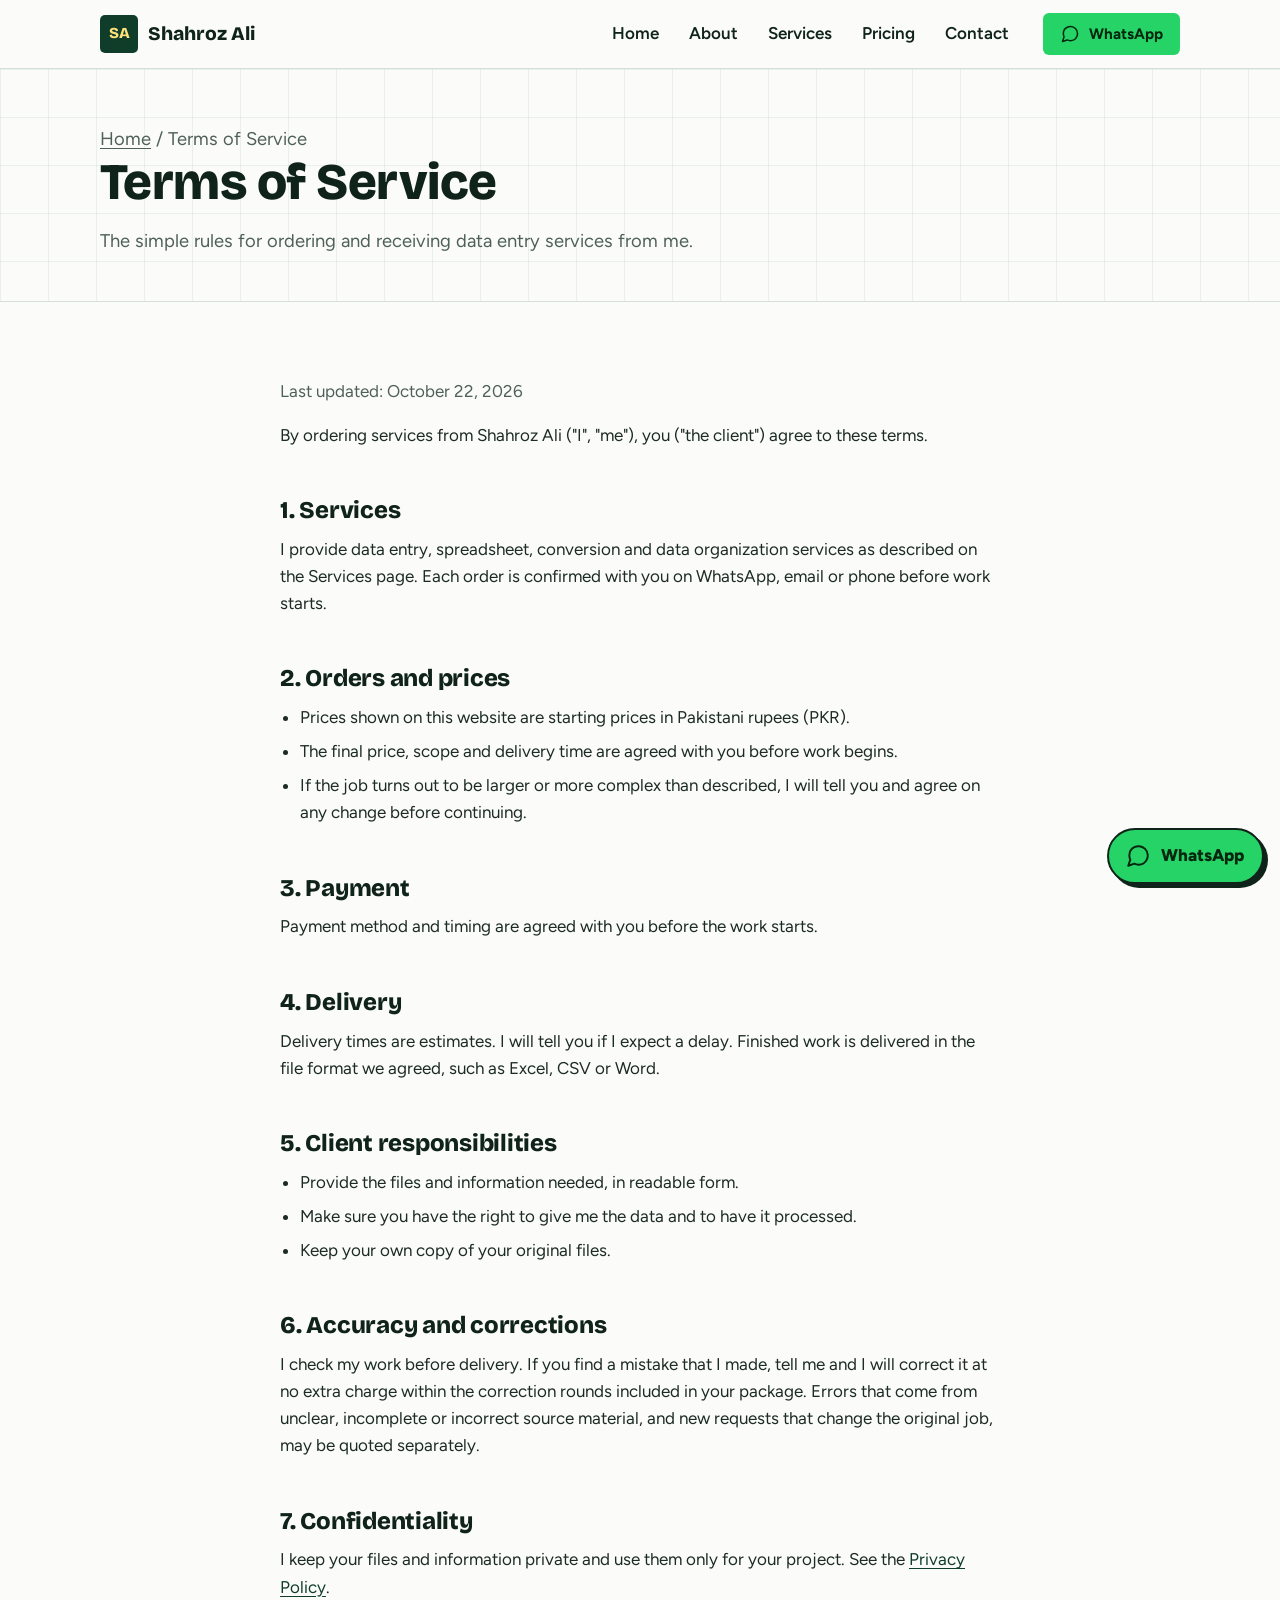
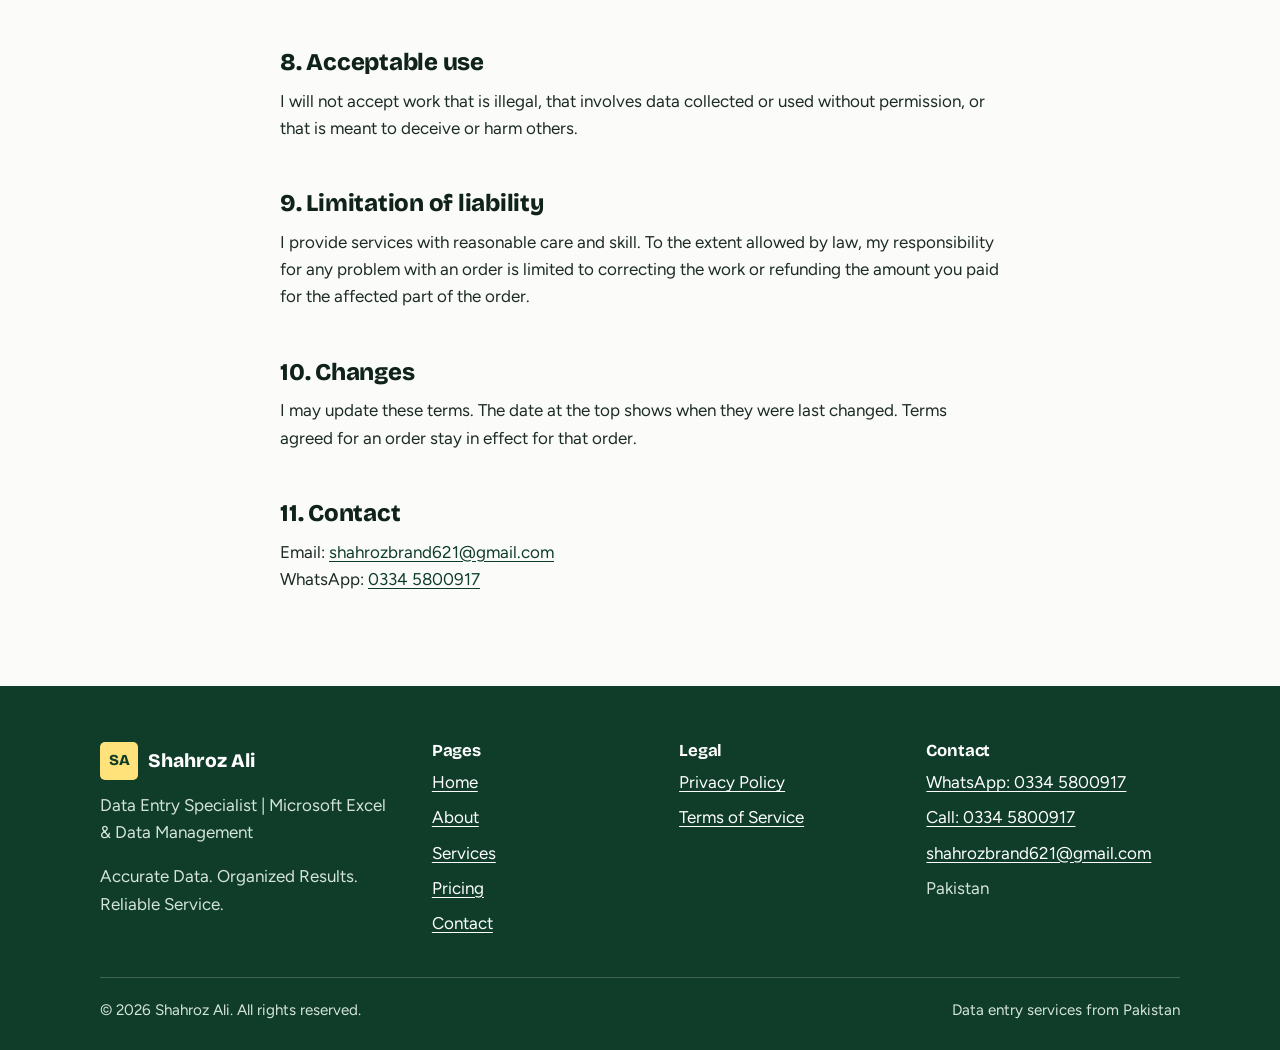
<file: terms.html>
<!DOCTYPE html>
<html lang="en">
<head>
  <meta charset="utf-8">
  <meta name="viewport" content="width=device-width, initial-scale=1">
  <title>Terms of Service | Shahroz Ali</title>
  <meta name="description" content="Terms for ordering data entry services from Shahroz Ali: orders, prices, delivery, corrections and confidentiality.">
  <meta name="author" content="Shahroz Ali">
  <meta name="robots" content="index, follow">
  <meta name="theme-color" content="#0f3d2a">
  <meta property="og:type" content="website">
  <meta property="og:title" content="Terms of Service | Shahroz Ali">
  <meta property="og:description" content="Terms for ordering data entry services from Shahroz Ali: orders, prices, delivery, corrections and confidentiality.">
  <meta property="og:locale" content="en_US">
  <meta name="twitter:card" content="summary">
  <meta name="twitter:title" content="Terms of Service | Shahroz Ali">
  <meta name="twitter:description" content="Terms for ordering data entry services from Shahroz Ali: orders, prices, delivery, corrections and confidentiality.">
  <link rel="icon" href="favicon.svg" type="image/svg+xml">
  <link rel="icon" href="favicon-32.png" sizes="32x32" type="image/png">
  <link rel="icon" href="favicon.ico" sizes="any">
  <link rel="apple-touch-icon" href="apple-touch-icon.png">
  <link rel="preconnect" href="https://fonts.googleapis.com">
  <link rel="preconnect" href="https://fonts.gstatic.com" crossorigin>
  <link href="https://fonts.googleapis.com/css2?family=Bricolage+Grotesque:opsz,wght@12..96,700;12..96,800&family=Figtree:wght@400;600;700;800&display=swap" rel="stylesheet">
  <link rel="stylesheet" href="style.css">
</head>
<body>
<a class="skip-link" href="#main">Skip to content</a>
<header class="site-header">
  <div class="wrap nav-row">
    <a class="brand" href="index.html" aria-label="Shahroz Ali - home"><span class="brand-mark" aria-hidden="true">SA</span><span class="brand-name">Shahroz Ali</span></a>
    <button class="nav-toggle" type="button" aria-expanded="false" aria-controls="site-nav" aria-label="Open menu"><span></span><span></span><span></span></button>
    <nav id="site-nav" class="site-nav" aria-label="Main">
      <ul><li><a href="index.html">Home</a></li><li><a href="about.html">About</a></li><li><a href="services.html">Services</a></li><li><a href="pricing.html">Pricing</a></li><li><a href="contact.html">Contact</a></li></ul>
      <a class="btn btn-wa btn-sm" href="https://wa.me/923345800917?text=Hello%20Shahroz%2C%20I%20found%20your%20website%20and%20would%20like%20to%20discuss%20a%20data%20entry%20project." target="_blank" rel="noopener noreferrer"><svg class="" viewBox="0 0 24 24" fill="none" stroke="currentColor" stroke-width="1.8" stroke-linecap="round" stroke-linejoin="round" aria-hidden="true" focusable="false" ><path d="M21 11.5a8.38 8.38 0 0 1-.9 3.8 8.5 8.5 0 0 1-7.6 4.7 8.38 8.38 0 0 1-3.8-.9L3 21l1.9-5.7a8.38 8.38 0 0 1-.9-3.8 8.5 8.5 0 0 1 4.7-7.6 8.38 8.38 0 0 1 3.8-.9h.5a8.48 8.48 0 0 1 8 8v.5z"/></svg>WhatsApp</a>
    </nav>
  </div>
</header>
<main id="main">
<section class="page-hero"><div class="wrap">
  <p class="crumbs"><a href="index.html">Home</a> / Terms of Service</p>
  <h1>Terms of Service</h1>
  <p>The simple rules for ordering and receiving data entry services from me.</p>
</div></section>
<section class="section"><div class="wrap legal">
<p class="updated">Last updated: October 22, 2026</p>
<p>By ordering services from Shahroz Ali ("I", "me"), you ("the client") agree to these terms.</p>

<h2>1. Services</h2>
<p>I provide data entry, spreadsheet, conversion and data organization services as described on the Services page. Each order is confirmed with you on WhatsApp, email or phone before work starts.</p>

<h2>2. Orders and prices</h2>
<ul>
<li>Prices shown on this website are starting prices in Pakistani rupees (PKR).</li>
<li>The final price, scope and delivery time are agreed with you before work begins.</li>
<li>If the job turns out to be larger or more complex than described, I will tell you and agree on any change before continuing.</li>
</ul>

<h2>3. Payment</h2>
<p>Payment method and timing are agreed with you before the work starts.</p>

<h2>4. Delivery</h2>
<p>Delivery times are estimates. I will tell you if I expect a delay. Finished work is delivered in the file format we agreed, such as Excel, CSV or Word.</p>

<h2>5. Client responsibilities</h2>
<ul>
<li>Provide the files and information needed, in readable form.</li>
<li>Make sure you have the right to give me the data and to have it processed.</li>
<li>Keep your own copy of your original files.</li>
</ul>

<h2>6. Accuracy and corrections</h2>
<p>I check my work before delivery. If you find a mistake that I made, tell me and I will correct it at no extra charge within the correction rounds included in your package. Errors that come from unclear, incomplete or incorrect source material, and new requests that change the original job, may be quoted separately.</p>

<h2>7. Confidentiality</h2>
<p>I keep your files and information private and use them only for your project. See the <a href="privacy-policy.html">Privacy Policy</a>.</p>

<h2>8. Acceptable use</h2>
<p>I will not accept work that is illegal, that involves data collected or used without permission, or that is meant to deceive or harm others.</p>

<h2>9. Limitation of liability</h2>
<p>I provide services with reasonable care and skill. To the extent allowed by law, my responsibility for any problem with an order is limited to correcting the work or refunding the amount you paid for the affected part of the order.</p>

<h2>10. Changes</h2>
<p>I may update these terms. The date at the top shows when they were last changed. Terms agreed for an order stay in effect for that order.</p>

<h2>11. Contact</h2>
<p>Email: <a href="mailto:shahrozbrand621@gmail.com">shahrozbrand621@gmail.com</a><br>WhatsApp: <a href="https://wa.me/923345800917?text=Hello%20Shahroz%2C%20I%20found%20your%20website%20and%20would%20like%20to%20discuss%20a%20data%20entry%20project." target="_blank" rel="noopener noreferrer">0334 5800917</a></p>
</div></section>
</main>
<footer class="site-footer">
  <div class="wrap">
    <div class="footer-grid">
      <div>
        <a class="brand" href="index.html"><span class="brand-mark" aria-hidden="true">SA</span><span class="brand-name">Shahroz Ali</span></a>
        <p>Data Entry Specialist | Microsoft Excel & Data Management</p>
        <p>Accurate Data. Organized Results. Reliable Service.</p>
      </div>
      <div>
        <h3>Pages</h3>
        <ul><li><a href="index.html">Home</a></li><li><a href="about.html">About</a></li><li><a href="services.html">Services</a></li><li><a href="pricing.html">Pricing</a></li><li><a href="contact.html">Contact</a></li></ul>
      </div>
      <div>
        <h3>Legal</h3>
        <ul><li><a href="privacy-policy.html">Privacy Policy</a></li><li><a href="terms.html">Terms of Service</a></li></ul>
      </div>
      <div>
        <h3>Contact</h3>
        <ul>
          <li><a href="https://wa.me/923345800917?text=Hello%20Shahroz%2C%20I%20found%20your%20website%20and%20would%20like%20to%20discuss%20a%20data%20entry%20project." target="_blank" rel="noopener noreferrer">WhatsApp: 0334 5800917</a></li>
          <li><a href="tel:+923345800917">Call: 0334 5800917</a></li>
          <li><a href="mailto:shahrozbrand621@gmail.com">shahrozbrand621@gmail.com</a></li>
          <li>Pakistan</li>
        </ul>
      </div>
    </div>
    <div class="footer-bottom">
      <span>&copy; <span data-year>2026</span> Shahroz Ali. All rights reserved.</span>
      <span>Data entry services from Pakistan</span>
    </div>
  </div>
</footer>
<a class="wa-float" href="https://wa.me/923345800917?text=Hello%20Shahroz%2C%20I%20found%20your%20website%20and%20would%20like%20to%20discuss%20a%20data%20entry%20project." target="_blank" rel="noopener noreferrer" aria-label="Chat with Shahroz Ali on WhatsApp"><svg class="" viewBox="0 0 24 24" fill="none" stroke="currentColor" stroke-width="1.8" stroke-linecap="round" stroke-linejoin="round" aria-hidden="true" focusable="false" ><path d="M21 11.5a8.38 8.38 0 0 1-.9 3.8 8.5 8.5 0 0 1-7.6 4.7 8.38 8.38 0 0 1-3.8-.9L3 21l1.9-5.7a8.38 8.38 0 0 1-.9-3.8 8.5 8.5 0 0 1 4.7-7.6 8.38 8.38 0 0 1 3.8-.9h.5a8.48 8.48 0 0 1 8 8v.5z"/></svg><span>WhatsApp</span></a>
<script src="config.js"></script>
<script src="main.js"></script>
</body>
</html>
</file>
<file: style.css>
/* ==========================================================
   Shahroz Ali - Data Entry Portfolio
   Edit the colors and fonts below (":root") to restyle the site.
   ========================================================== */

:root {
  --ink: #10231a;          /* dark text and dark sections */
  --green: #1b6b47;        /* main accent */
  --green-dark: #0f3d2a;   /* buttons, brand */
  --mint: #eaf3ec;         /* soft section background */
  --sheet: #fbfcfa;        /* page background */
  --grid: #d5dfd7;         /* spreadsheet grid lines */
  --hi: #ffe27a;           /* highlighted-cell yellow */
  --wa: #25d366;           /* WhatsApp green */
  --wa-dark: #1fb856;
  --text: #1c2b23;
  --muted: #4f6157;
  --white: #ffffff;

  --font-head: "Bricolage Grotesque", "Segoe UI", system-ui, -apple-system, Arial, sans-serif;
  --font-body: "Figtree", "Segoe UI", system-ui, -apple-system, Arial, sans-serif;

  --wrap: 1120px;
  --radius: 6px;
}

*, *::before, *::after { box-sizing: border-box; }
html { scroll-behavior: smooth; -webkit-text-size-adjust: 100%; }
body {
  margin: 0;
  font-family: var(--font-body);
  font-size: 1.0625rem;
  line-height: 1.6;
  color: var(--text);
  background: var(--sheet);
}
img, svg { max-width: 100%; display: block; }
a { color: var(--green-dark); text-underline-offset: 3px; }
a:hover { color: var(--green); }
h1, h2, h3, h4 { font-family: var(--font-head); line-height: 1.12; margin: 0 0 .5em; color: var(--ink); letter-spacing: -0.01em; }
h1 { font-size: clamp(2.3rem, 5.4vw, 4rem); font-weight: 800; }
h2 { font-size: clamp(1.7rem, 3.4vw, 2.5rem); font-weight: 800; }
h3 { font-size: 1.25rem; font-weight: 700; }
p { margin: 0 0 1em; }
ul { margin: 0; padding: 0; }

:focus-visible { outline: 3px solid var(--ink); outline-offset: 3px; box-shadow: 0 0 0 6px var(--hi); }

.wrap { width: 100%; max-width: var(--wrap); margin: 0 auto; padding: 0 20px; }
.skip-link {
  position: absolute; left: 12px; top: -60px; z-index: 100;
  background: var(--ink); color: #fff; padding: 10px 16px; border-radius: var(--radius);
}
.skip-link:focus { top: 12px; color: #fff; }

/* ---------- Buttons ---------- */
.btn {
  display: inline-flex; align-items: center; justify-content: center; gap: .55rem;
  padding: .8rem 1.25rem; border-radius: var(--radius);
  font: 700 1rem/1.2 var(--font-body); text-decoration: none; cursor: pointer;
  border: 2px solid transparent; transition: background .15s, color .15s, border-color .15s;
}
.btn svg { width: 20px; height: 20px; flex: none; }
.btn-wa { background: var(--wa); color: #06260f; }
.btn-wa:hover { background: var(--wa-dark); color: #06260f; }
.btn-dark { background: var(--green-dark); color: #fff; }
.btn-dark:hover { background: var(--ink); color: #fff; }
.btn-line { border-color: var(--ink); color: var(--ink); background: transparent; }
.btn-line:hover { background: var(--ink); color: #fff; }
.btn-light { background: #fff; color: var(--ink); }
.btn-light:hover { background: var(--hi); color: var(--ink); }
.btn-sm { padding: .55rem .95rem; font-size: .95rem; }
.btn-block { width: 100%; }
.btn-row { display: flex; flex-wrap: wrap; gap: 12px; }

/* ---------- Header ---------- */
.site-header {
  position: sticky; top: 0; z-index: 50;
  background: rgba(251, 252, 250, .96); backdrop-filter: blur(6px);
  border-bottom: 1px solid var(--grid);
}
.nav-row { display: flex; align-items: center; justify-content: space-between; min-height: 68px; gap: 16px; }
.brand { display: inline-flex; align-items: center; gap: 10px; text-decoration: none; color: var(--ink); }
.brand-mark {
  display: grid; place-items: center; width: 38px; height: 38px;
  background: var(--green-dark); color: var(--hi);
  font: 800 .95rem/1 var(--font-head); border-radius: 5px;
}
.brand-name { font: 800 1.2rem/1 var(--font-head); }
.site-nav { display: flex; align-items: center; gap: 22px; }
.site-nav ul { display: flex; gap: 6px; list-style: none; }
.site-nav li a {
  display: block; padding: 8px 12px; border-radius: var(--radius);
  color: var(--ink); text-decoration: none; font-weight: 600;
}
.site-nav li a:hover { background: var(--mint); }
.site-nav li a[aria-current="page"] { background: var(--hi); }
.nav-toggle {
  display: none; width: 44px; height: 44px; padding: 0; border: 2px solid var(--ink);
  border-radius: var(--radius); background: transparent; cursor: pointer;
  flex-direction: column; align-items: center; justify-content: center; gap: 5px;
}
.nav-toggle span { display: block; width: 20px; height: 2px; background: var(--ink); }

/* ---------- Hero ---------- */
.hero {
  position: relative; padding: 56px 0 72px; overflow: hidden;
  background-image:
    linear-gradient(to right, rgba(27, 107, 71, .10) 1px, transparent 1px),
    linear-gradient(to bottom, rgba(27, 107, 71, .10) 1px, transparent 1px);
  background-size: 48px 48px;
  border-bottom: 1px solid var(--grid);
}
.hero-grid { display: grid; grid-template-columns: 1.15fr .85fr; gap: 56px; align-items: center; }
.hero-id { margin: 0 0 18px; font-weight: 700; color: var(--green-dark); }
.hero-id span { display: inline-block; background: var(--hi); padding: 3px 10px; border-radius: 3px; }
.hero h1 { margin-bottom: .4em; }
.hero h1 span { display: block; }
.hero-lead { font-size: 1.2rem; max-width: 34em; color: var(--text); }
.hero-points { list-style: none; display: grid; gap: 8px; margin: 22px 0 28px; }
.hero-points li { display: flex; gap: 10px; align-items: flex-start; font-weight: 600; }
.tick { flex: none; width: 20px; height: 20px; margin-top: 3px; color: var(--green); }
.hero-contact { margin-top: 18px; display: flex; flex-wrap: wrap; gap: 8px 22px; font-weight: 600; }
.hero-contact a { color: var(--ink); }

/* Spreadsheet card in hero */
.sheet {
  background: #fff; border: 2px solid var(--ink); border-radius: 4px;
  box-shadow: 8px 8px 0 var(--green-dark); max-width: 420px; margin-left: auto; width: 100%;
}
.sheet-bar { display: flex; border-bottom: 1px solid var(--grid); font-size: .9rem; }
.sheet-bar b { padding: 8px 12px; border-right: 1px solid var(--grid); font-style: italic; color: var(--green); }
.sheet-bar span { padding: 8px 12px; overflow: hidden; text-overflow: ellipsis; white-space: nowrap; }
.sheet-grid { display: grid; grid-template-columns: 34px 1fr 108px; font-size: .95rem; }
.sheet-grid > div { border-right: 1px solid var(--grid); border-bottom: 1px solid var(--grid); padding: 8px 10px; }
.sheet-grid > div:nth-child(3n) { border-right: 0; }
.sheet-grid .hd { background: var(--mint); text-align: center; font-weight: 700; color: var(--muted); padding: 5px; }
.sheet-grid .rn { background: var(--mint); text-align: center; color: var(--muted); font-weight: 700; padding-left: 0; padding-right: 0; }
.sheet-photo { grid-column: 2 / 4; padding: 14px !important; }
.sheet-photo .sel { position: relative; outline: 3px solid var(--hi); outline-offset: 0; background: var(--mint); }
.sheet-photo .sel::after {
  content: ""; position: absolute; right: -7px; bottom: -7px; width: 11px; height: 11px;
  background: var(--hi); border: 2px solid var(--ink);
}
.sheet-photo img { width: 100%; aspect-ratio: 1 / 1; object-fit: cover; }
.sheet-grid .row-last { border-bottom: 0; }
.cell-status { font-weight: 700; color: var(--green); display: flex; align-items: center; gap: 6px; }
.cell-status svg { width: 16px; height: 16px; }

/* One page-load moment: the three workflow rows fill in */
.step-row { animation: cellFlash 1.1s ease-out both; }
.step-row.s1 { animation-delay: .7s; }
.step-row.s2 { animation-delay: 1.5s; }
.step-row.s3 { animation-delay: 2.3s; }
.cell-status { animation: statusIn .4s ease-out both; }
.cell-status.s1 { animation-delay: .7s; }
.cell-status.s2 { animation-delay: 1.5s; }
.cell-status.s3 { animation-delay: 2.3s; }
@keyframes cellFlash { 0% { background: transparent; color: transparent; } 35% { background: var(--hi); color: var(--ink); } 100% { background: transparent; color: inherit; } }
@keyframes statusIn { from { opacity: 0; } to { opacity: 1; } }

/* ---------- Sections ---------- */
.section { padding: 76px 0; }
.section-mint { background: var(--mint); border-top: 1px solid var(--grid); border-bottom: 1px solid var(--grid); }
.section-head { max-width: 40em; margin-bottom: 36px; }
.section-head p { color: var(--muted); font-size: 1.1rem; }
.section-head.center { text-align: center; margin-left: auto; margin-right: auto; }

.page-hero {
  padding: 56px 0 44px; border-bottom: 1px solid var(--grid);
  background-image:
    linear-gradient(to right, rgba(27, 107, 71, .08) 1px, transparent 1px),
    linear-gradient(to bottom, rgba(27, 107, 71, .08) 1px, transparent 1px);
  background-size: 48px 48px;
}
.page-hero h1 { font-size: clamp(2rem, 4.6vw, 3.2rem); margin-bottom: .3em; }
.page-hero p { max-width: 38em; font-size: 1.15rem; color: var(--muted); margin: 0; }
.crumbs { font-size: .95rem; margin-bottom: 14px; color: var(--muted); }
.crumbs a { color: var(--muted); }

/* Shared-gridline cell layouts */
.cells { display: grid; gap: 1px; background: var(--grid); border: 1px solid var(--grid); }
.cells > * { background: #fff; padding: 26px; }
.cells-2 { grid-template-columns: repeat(2, 1fr); }
.cells-3 { grid-template-columns: repeat(3, 1fr); }
.cells-4 { grid-template-columns: repeat(4, 1fr); }
.cell-icon { width: 40px; height: 40px; color: var(--green); margin-bottom: 14px; }
.cell-icon svg { width: 100%; height: 100%; }
.cell p { color: var(--muted); }
.price-line { display: flex; align-items: baseline; gap: 8px; margin: 14px 0 16px; }
.price-line span { color: var(--muted); font-size: .95rem; }
.price-line strong { font: 800 1.5rem/1 var(--font-head); color: var(--ink); }
.more-link { margin-top: 26px; font-weight: 700; }

/* Steps (a real sequence) */
.steps { list-style: none; margin: 0; padding: 0; counter-reset: step; display: grid; grid-template-columns: repeat(4, 1fr); gap: 1px; background: var(--grid); border: 1px solid var(--grid); }
.steps li { background: #fff; padding: 24px; counter-increment: step; }
.steps li::before {
  content: counter(step); display: grid; place-items: center; width: 34px; height: 34px; margin-bottom: 14px;
  background: var(--hi); border: 2px solid var(--ink); font: 800 1rem/1 var(--font-head);
}
.steps h3 { font-size: 1.1rem; }
.steps p { margin: 0; color: var(--muted); font-size: 1rem; }

/* Chips */
.chips { list-style: none; display: flex; flex-wrap: wrap; gap: 10px; }
.chips li { background: #fff; border: 1.5px solid var(--ink); padding: 7px 14px; border-radius: 4px; font-weight: 600; }

/* ---------- Service rows ---------- */
.svc-list { border-top: 2px solid var(--ink); }
.svc-row {
  display: grid; grid-template-columns: 56px 1fr 300px; gap: 28px; padding: 32px 0;
  border-bottom: 1px solid var(--grid); align-items: start;
}
.svc-icon { width: 48px; height: 48px; color: var(--green); }
.svc-icon svg { width: 100%; height: 100%; }
.svc-body h3 { font-size: 1.4rem; }
.svc-body p { color: var(--muted); margin-bottom: .8em; }
.ticks { list-style: none; display: grid; gap: 6px; }
.ticks li { display: flex; gap: 10px; align-items: flex-start; }
.ticks .tick { margin-top: 4px; }
.svc-buy { background: #fff; border: 1.5px solid var(--grid); padding: 18px; display: grid; gap: 10px; }
.svc-label { font-weight: 700; font-size: .95rem; }
select, input, textarea {
  width: 100%; font: inherit; color: var(--text); background: #fff;
  border: 1.5px solid var(--ink); border-radius: var(--radius); padding: .7rem .8rem;
}
textarea { min-height: 150px; resize: vertical; }
.svc-price { margin: 0; display: flex; align-items: baseline; gap: 8px; }
.svc-price span { color: var(--muted); font-size: .95rem; }
.svc-price strong { font: 800 1.6rem/1 var(--font-head); color: var(--ink); }

/* ---------- Pricing ---------- */
.picker { background: #fff; border: 1.5px solid var(--ink); padding: 18px; margin-bottom: 28px; display: grid; grid-template-columns: auto 1fr; gap: 14px; align-items: center; }
.picker label { font-weight: 700; }
.pkg { display: flex; flex-direction: column; position: relative; }
.pkg h3 { font-size: 1.4rem; margin-bottom: 2px; }
.pkg .pkg-for { color: var(--muted); margin-bottom: 8px; }
.pkg .pkg-price { font: 800 2.6rem/1 var(--font-head); color: var(--ink); margin: 8px 0 2px; }
.pkg .pkg-note { color: var(--muted); font-size: .95rem; margin-bottom: 18px; }
.pkg .ticks { margin-bottom: 24px; flex: 1; }
.pkg-flag { position: absolute; top: 0; left: 0; right: 0; background: var(--hi); font-weight: 700; font-size: .9rem; padding: 4px 26px; }
.pkg.featured { padding-top: 46px; }
.note-box { margin-top: 28px; padding: 18px 20px; border-left: 5px solid var(--hi); background: #fff; border-top: 1px solid var(--grid); border-right: 1px solid var(--grid); border-bottom: 1px solid var(--grid); }
.note-box p:last-child { margin-bottom: 0; }

/* ---------- About ---------- */
.about-grid { display: grid; grid-template-columns: 360px 1fr; gap: 56px; align-items: start; }
.photo-frame { border: 2px solid var(--ink); box-shadow: 8px 8px 0 var(--green-dark); background: var(--mint); }
.photo-frame img { width: 100%; aspect-ratio: 1 / 1; object-fit: cover; }
.photo-frame figcaption { padding: 10px 14px; border-top: 2px solid var(--ink); background: #fff; font-weight: 700; }
figure { margin: 0; }
.fact-list { list-style: none; display: grid; gap: 0; margin: 22px 0; border-top: 1px solid var(--grid); }
.fact-list li { display: grid; grid-template-columns: 150px 1fr; gap: 14px; padding: 12px 0; border-bottom: 1px solid var(--grid); }
.fact-list b { color: var(--green-dark); }

/* ---------- FAQ ---------- */
.faq { border-top: 2px solid var(--ink); max-width: 820px; }
.faq details { border-bottom: 1px solid var(--grid); }
.faq summary {
  list-style: none; cursor: pointer; padding: 18px 44px 18px 0; position: relative;
  font: 700 1.1rem/1.3 var(--font-head); color: var(--ink);
}
.faq summary::-webkit-details-marker { display: none; }
.faq summary::after { content: "+"; position: absolute; right: 6px; top: 14px; font-size: 1.7rem; line-height: 1; color: var(--green); }
.faq details[open] summary::after { content: "\2212"; }
.faq details p { padding-bottom: 18px; margin: 0; color: var(--muted); max-width: 40em; }

/* ---------- Contact ---------- */
.contact-grid { display: grid; grid-template-columns: .8fr 1.2fr; gap: 48px; align-items: start; }
.contact-cards { display: grid; gap: 14px; }
.contact-card { display: grid; grid-template-columns: 44px 1fr; gap: 14px; align-items: center; background: #fff; border: 1.5px solid var(--ink); padding: 16px; text-decoration: none; color: var(--ink); }
.contact-card:hover { background: var(--hi); color: var(--ink); }
.contact-card .ci { width: 44px; height: 44px; display: grid; place-items: center; background: var(--green-dark); color: var(--hi); }
.contact-card .ci svg { width: 22px; height: 22px; }
.contact-card small { display: block; color: var(--muted); }
.contact-card:hover small { color: var(--ink); }
.contact-card strong { word-break: break-word; }
.form-card { background: #fff; border: 2px solid var(--ink); padding: 28px; box-shadow: 8px 8px 0 var(--green-dark); }
.field { margin-bottom: 18px; }
.field label { display: block; font-weight: 700; margin-bottom: 6px; }
.field .hint { font-weight: 400; color: var(--muted); }
.hp { position: absolute; left: -9999px; width: 1px; height: 1px; overflow: hidden; }
.form-status { margin-top: 16px; padding: 14px 16px; border-left: 5px solid var(--green); background: var(--mint); display: none; }
.form-status.show { display: block; }
.form-status.error { border-left-color: #b3261e; background: #fdecea; }
.form-note { font-size: .95rem; color: var(--muted); margin: 16px 0 0; }

/* ---------- Legal text ---------- */
.legal { max-width: 760px; }
.legal h2 { font-size: 1.5rem; margin-top: 2em; }
.legal ul { padding-left: 1.2em; margin-bottom: 1em; }
.legal li { margin-bottom: .4em; }
.legal .updated { color: var(--muted); }

/* ---------- CTA band ---------- */
.cta-band { background: var(--ink); color: #fff; padding: 64px 0; }
.cta-band h2 { color: #fff; max-width: 18em; }
.cta-band p { color: #d5e4da; max-width: 36em; font-size: 1.1rem; }
.cta-band .btn-line { border-color: #fff; color: #fff; }
.cta-band .btn-line:hover { background: #fff; color: var(--ink); }

/* ---------- Footer ---------- */
.site-footer { background: var(--green-dark); color: #d5e4da; padding: 56px 0 28px; }
.site-footer a { color: #fff; }
.site-footer a:hover { color: var(--hi); }
.footer-grid { display: grid; grid-template-columns: 1.4fr 1fr 1fr 1.2fr; gap: 36px; }
.site-footer h3 { color: #fff; font-size: 1.05rem; }
.site-footer ul { list-style: none; display: grid; gap: 8px; }
.site-footer .brand { color: #fff; margin-bottom: 12px; }
.site-footer .brand-mark { background: var(--hi); color: var(--green-dark); }
.footer-bottom { margin-top: 40px; padding-top: 20px; border-top: 1px solid rgba(255, 255, 255, .2); font-size: .95rem; display: flex; flex-wrap: wrap; justify-content: space-between; gap: 10px; }

/* ---------- Floating WhatsApp ---------- */
.wa-float {
  position: fixed; right: 16px; bottom: 16px; z-index: 60;
  display: inline-flex; align-items: center; gap: 10px; height: 56px; padding: 0 18px 0 16px;
  background: var(--wa); color: #06260f; font-weight: 800; text-decoration: none;
  border-radius: 30px; border: 2px solid var(--ink); box-shadow: 4px 4px 0 var(--ink);
}
.wa-float:hover { background: var(--wa-dark); color: #06260f; }
.wa-float svg { width: 26px; height: 26px; }

/* ---------- 404 ---------- */
.notfound { padding: 96px 0; text-align: left; }

/* ---------- Responsive ---------- */
@media (max-width: 960px) {
  .hero-grid { grid-template-columns: 1fr; gap: 40px; }
  .sheet { margin: 0 auto 0 0; }
  .cells-4 { grid-template-columns: repeat(2, 1fr); }
  .steps { grid-template-columns: repeat(2, 1fr); }
  .about-grid { grid-template-columns: 1fr; gap: 36px; }
  .photo-frame { max-width: 380px; }
  .contact-grid { grid-template-columns: 1fr; }
  .footer-grid { grid-template-columns: 1fr 1fr; }
  .svc-row { grid-template-columns: 48px 1fr; }
  .svc-buy { grid-column: 1 / -1; }
}
@media (max-width: 820px) {
  .nav-toggle { display: inline-flex; }
  .site-nav {
    display: none; position: absolute; top: 100%; left: 0; right: 0; flex-direction: column; align-items: stretch;
    background: var(--sheet); border-bottom: 2px solid var(--ink); padding: 14px 20px 20px; gap: 14px;
  }
  .site-nav.open { display: flex; }
  .site-nav ul { flex-direction: column; }
  .site-nav li a { padding: 12px; }
  .cells-3, .cells-2 { grid-template-columns: 1fr; }
}
@media (max-width: 600px) {
  body { font-size: 1rem; }
  .section { padding: 56px 0; }
  .hero { padding: 36px 0 56px; }
  .cells-4, .steps { grid-template-columns: 1fr; }
  .footer-grid { grid-template-columns: 1fr; }
  .picker { grid-template-columns: 1fr; }
  .fact-list li { grid-template-columns: 1fr; gap: 2px; }
  .form-card { padding: 20px; }
  .btn-row .btn { flex: 1 1 100%; }
  .wa-float { padding: 0; width: 56px; justify-content: center; }
  .wa-float span { display: none; }
  .svc-row { grid-template-columns: 1fr; gap: 14px; }
  .sheet { box-shadow: 5px 5px 0 var(--green-dark); }
}

@media (prefers-reduced-motion: reduce) {
  html { scroll-behavior: auto; }
  .step-row, .cell-status { animation: none !important; }
}
</file>
